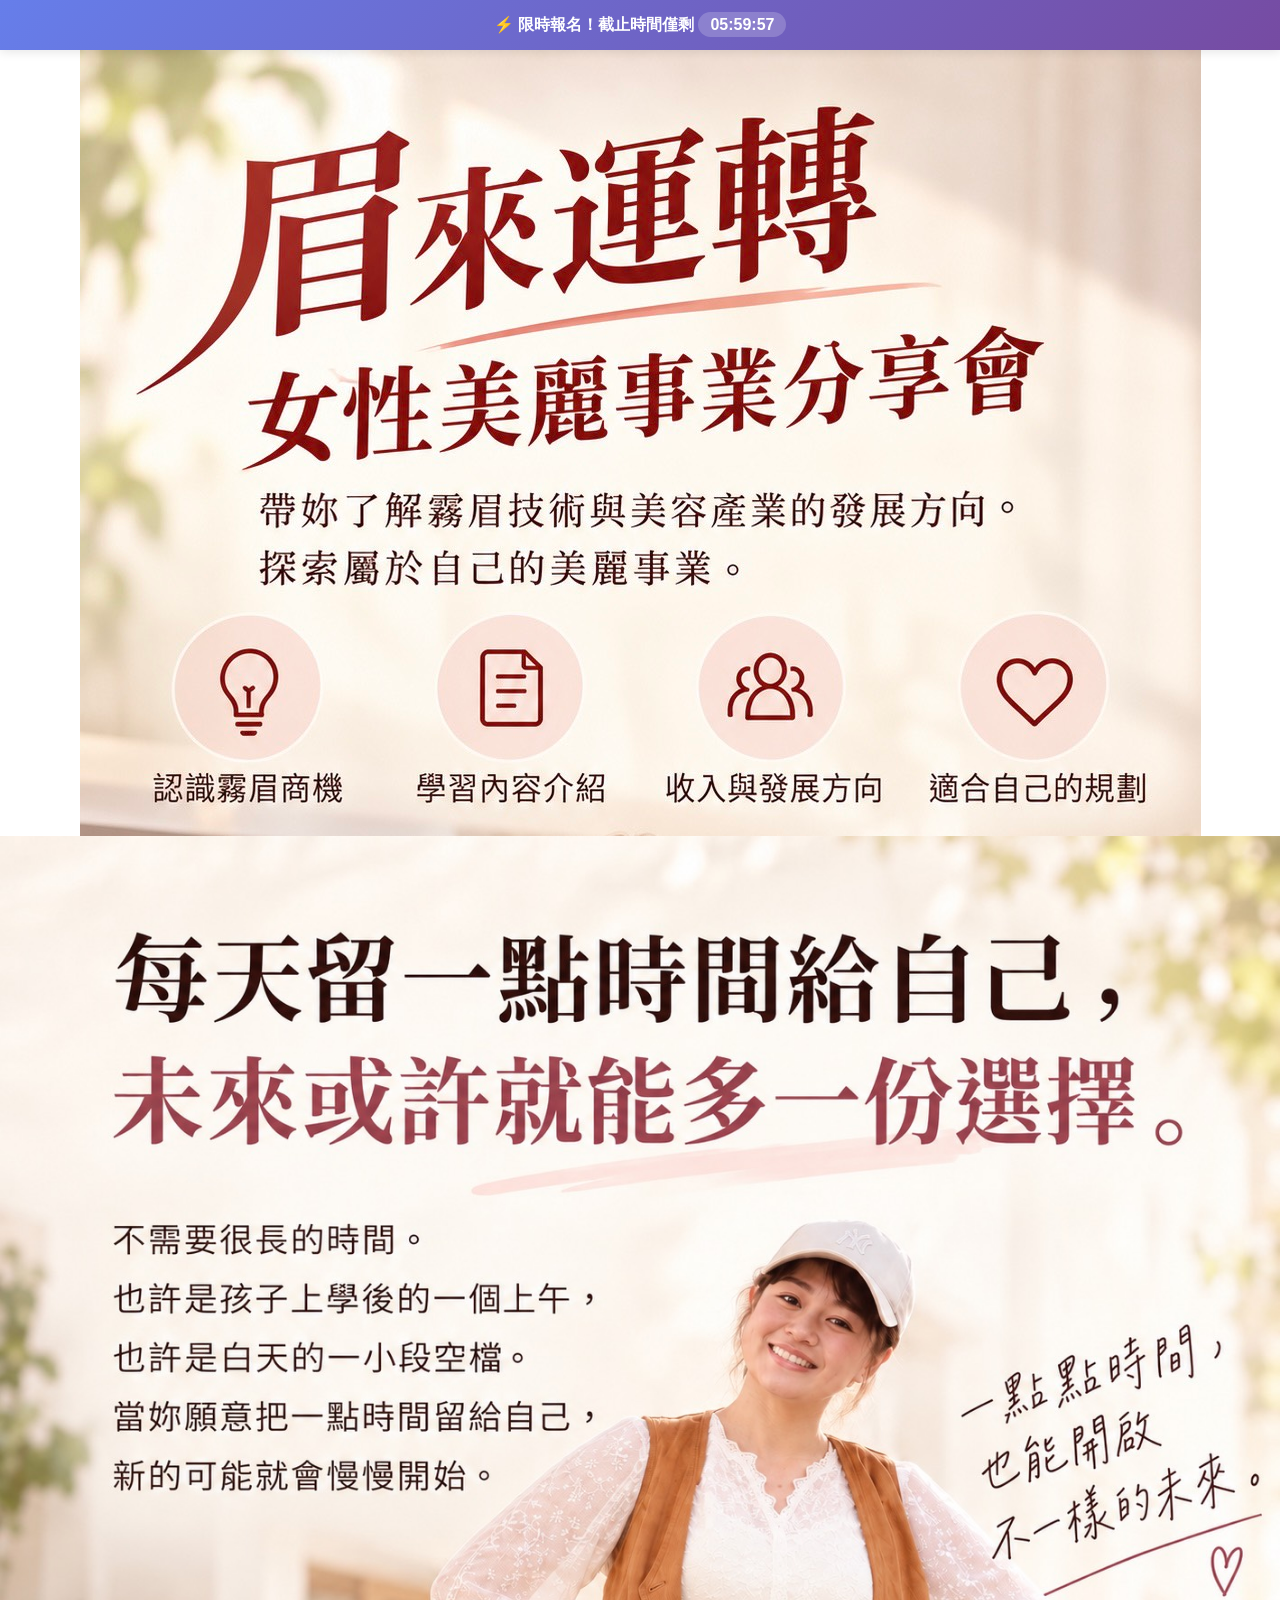
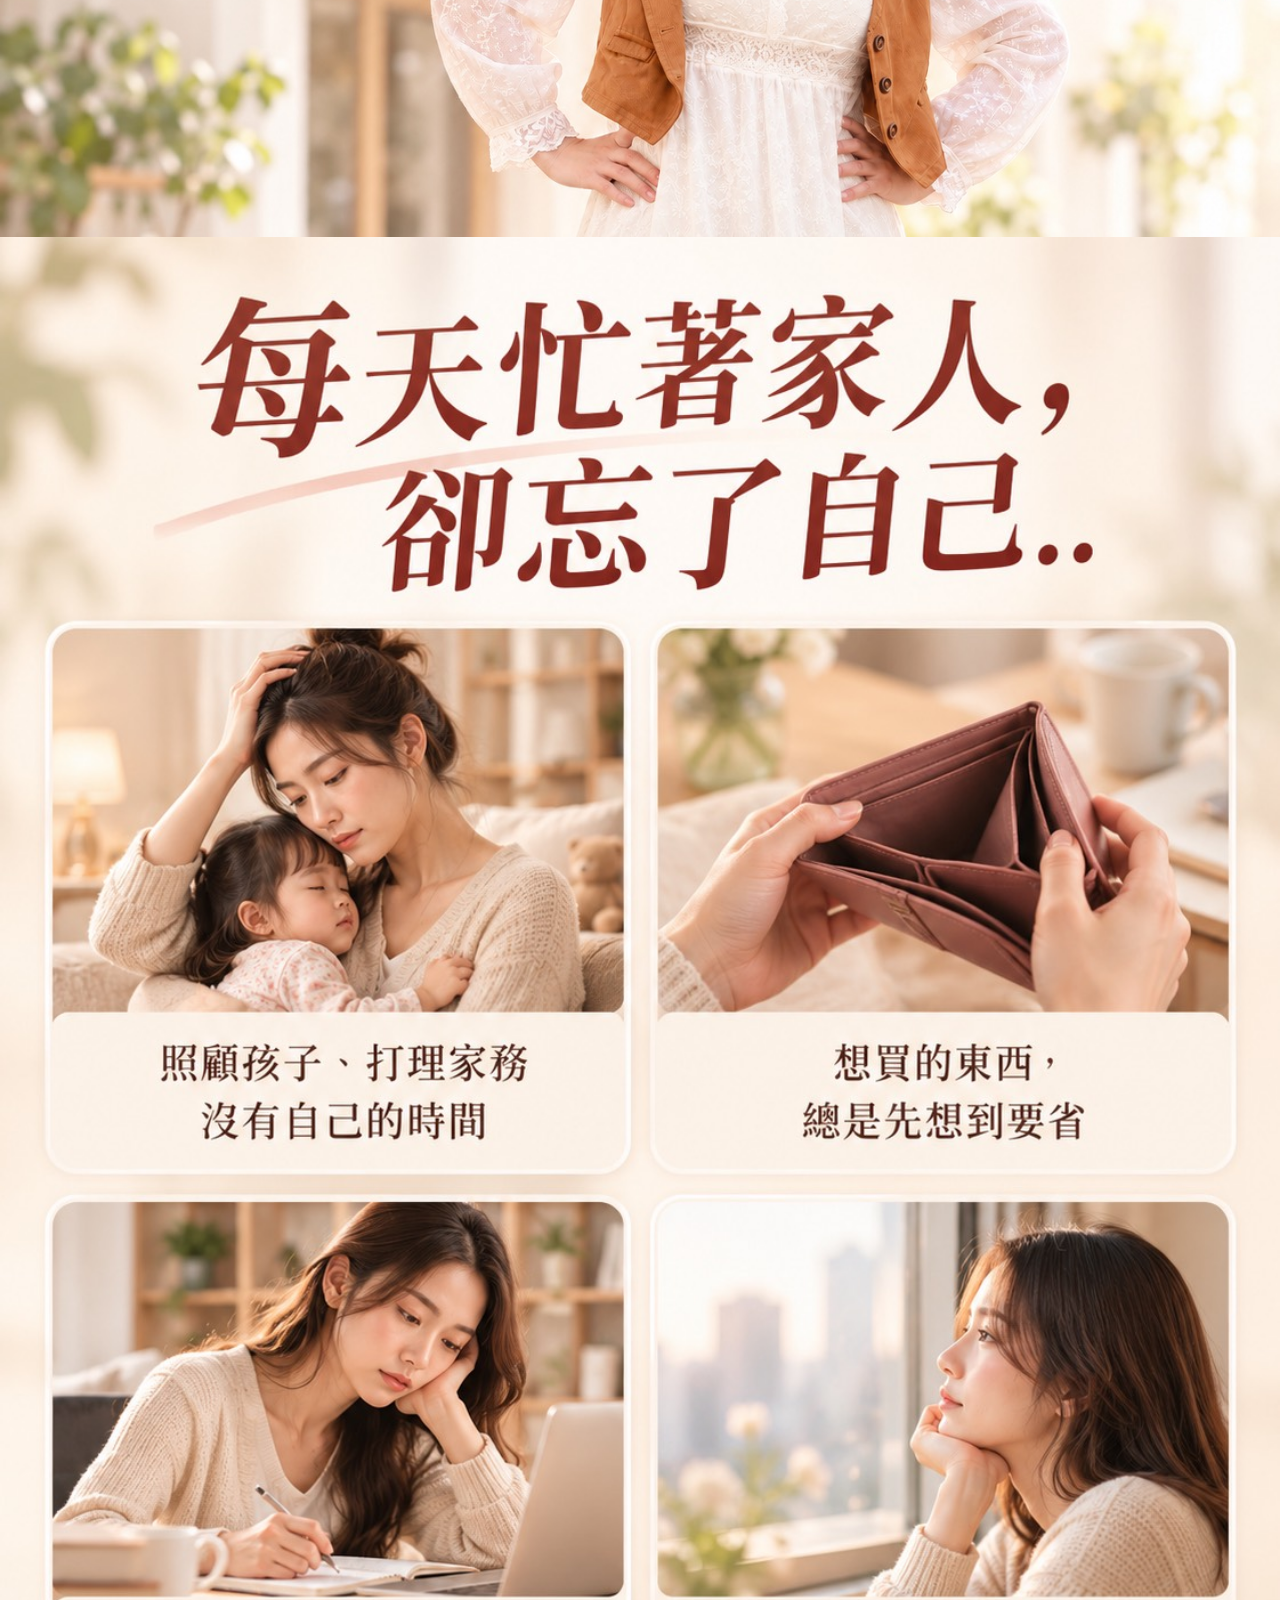
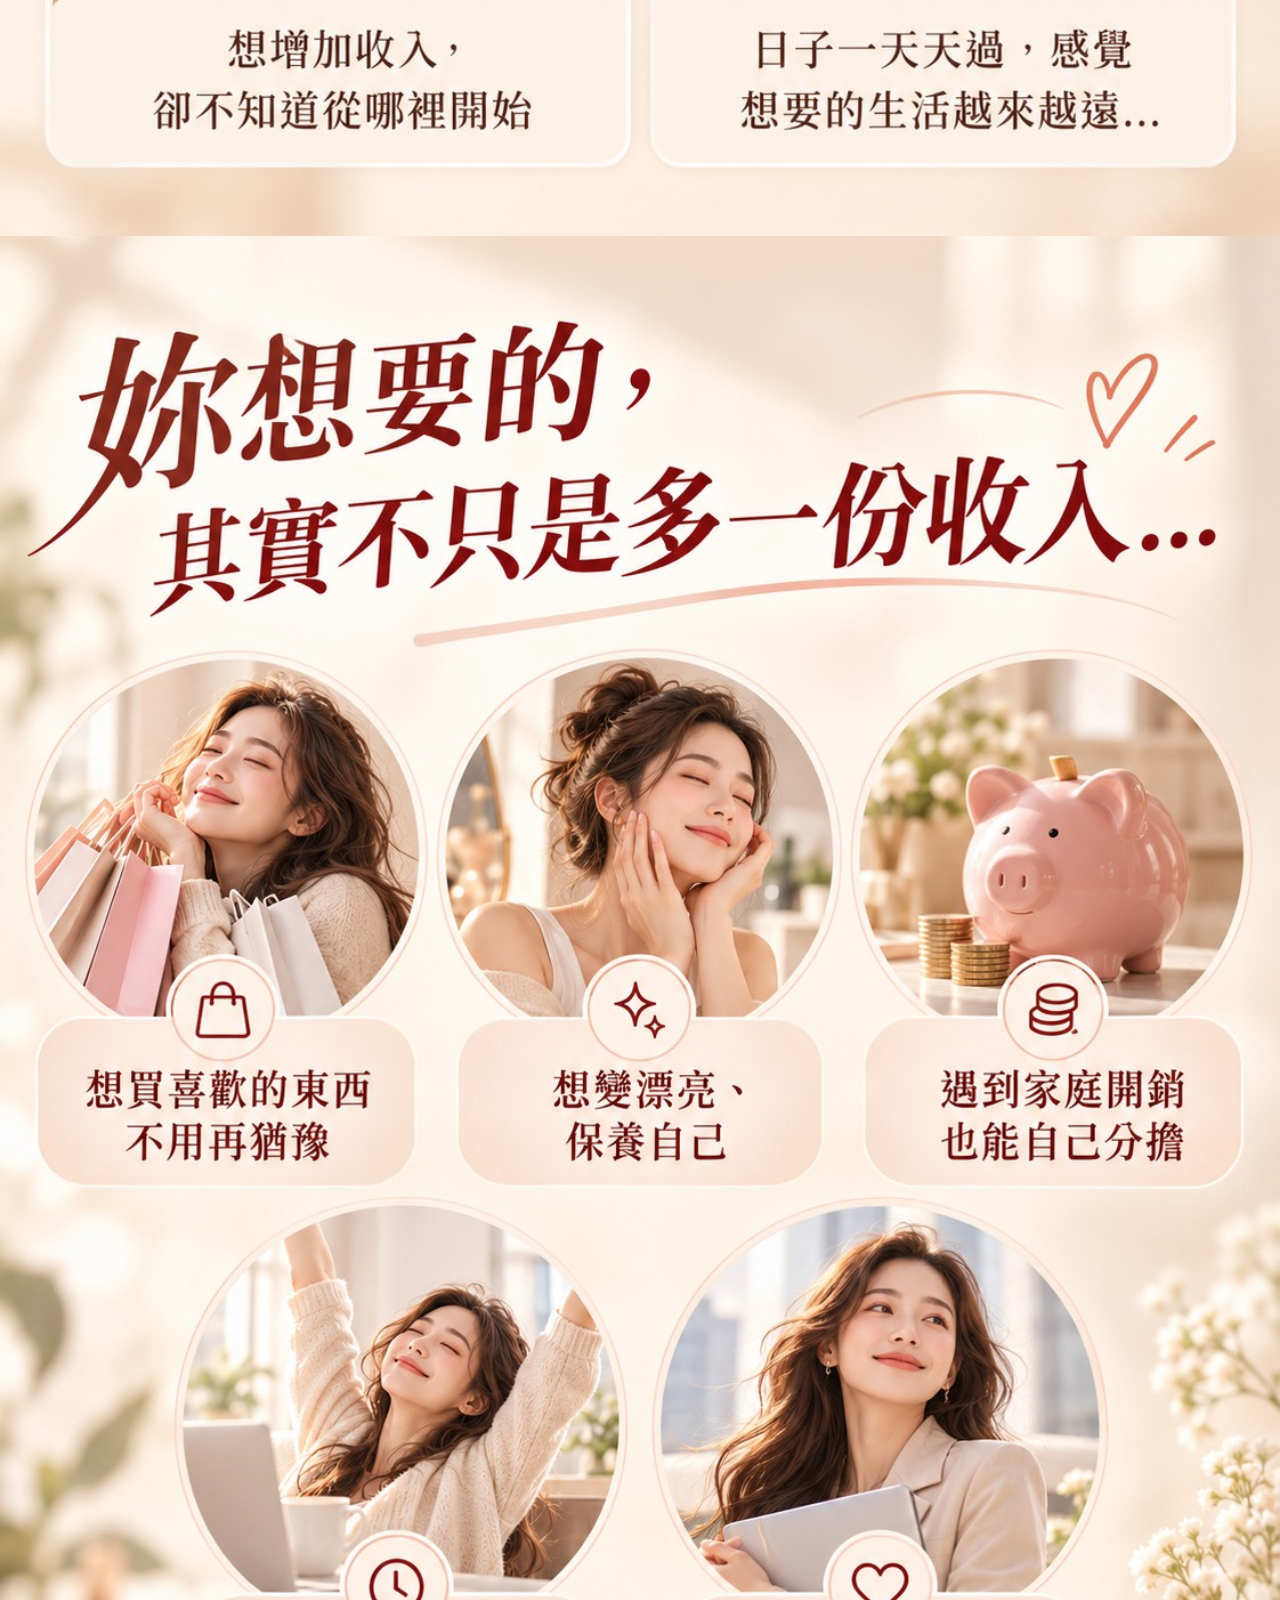
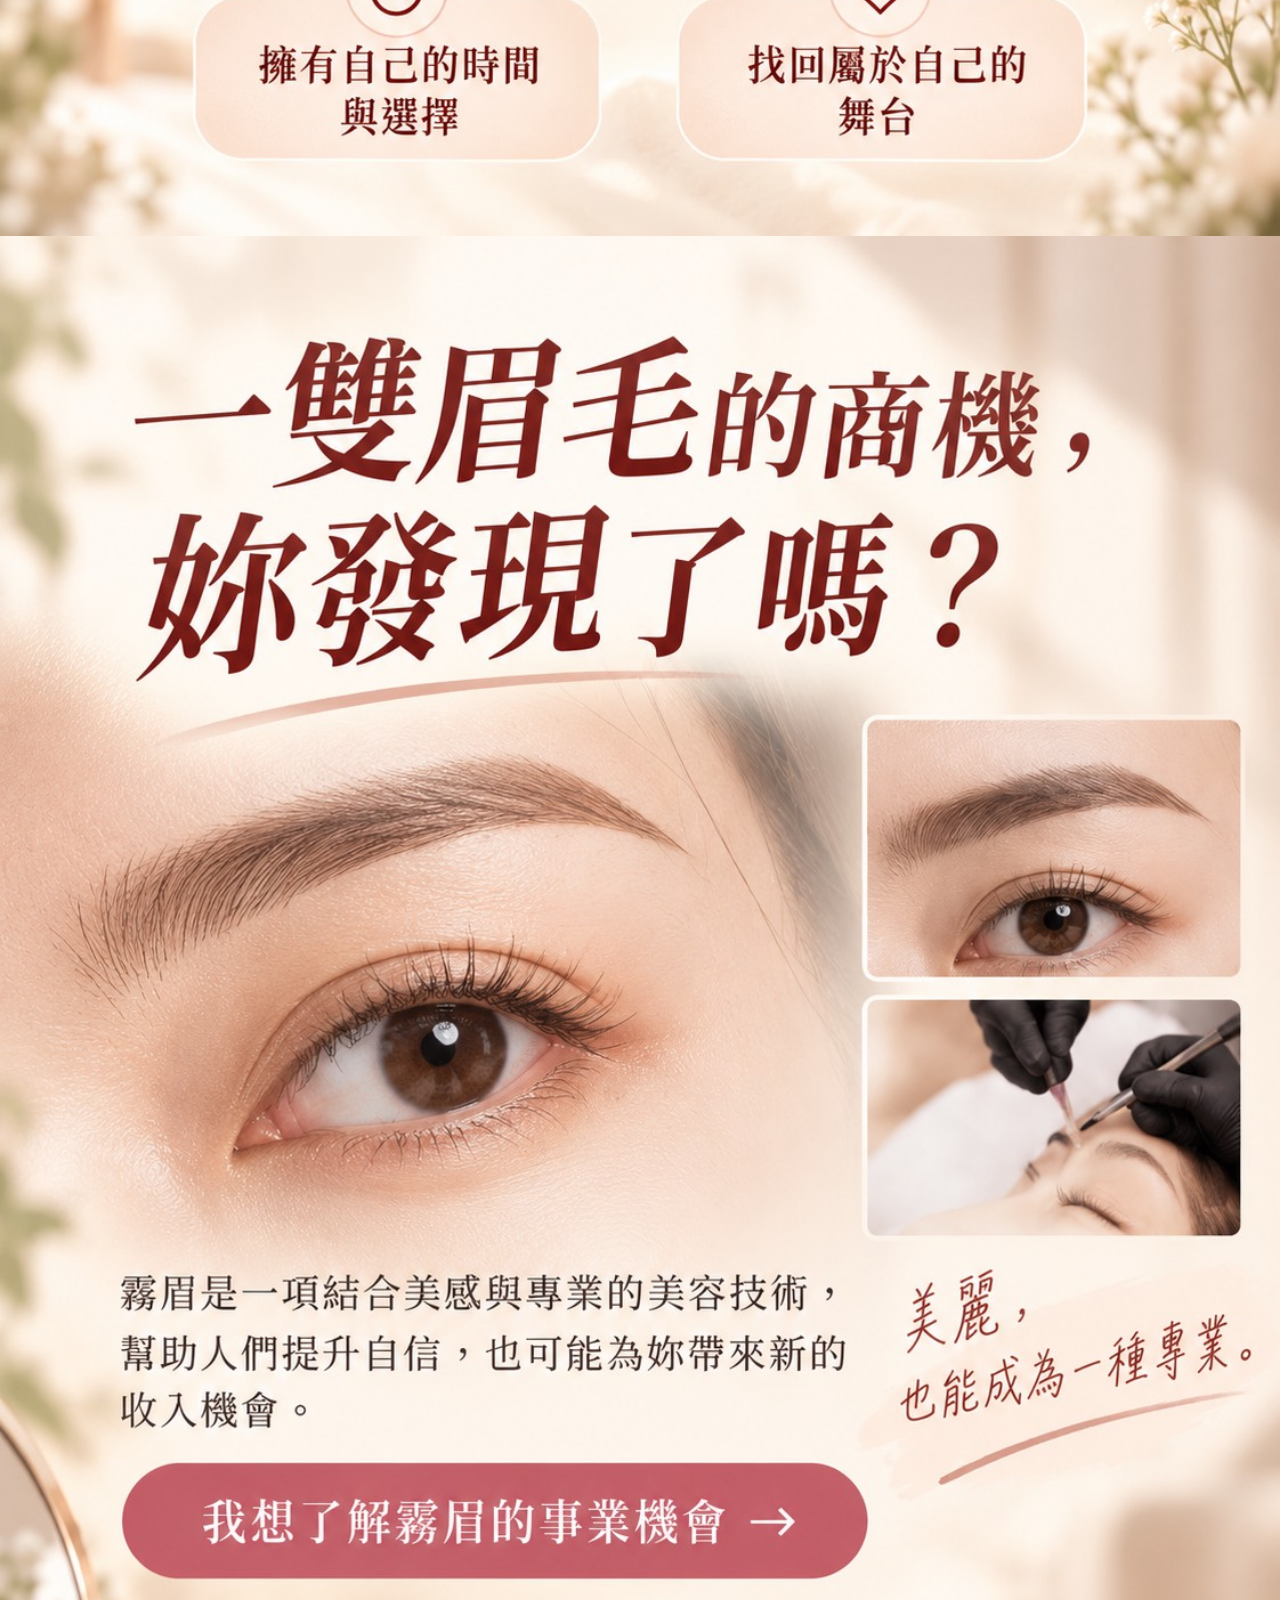
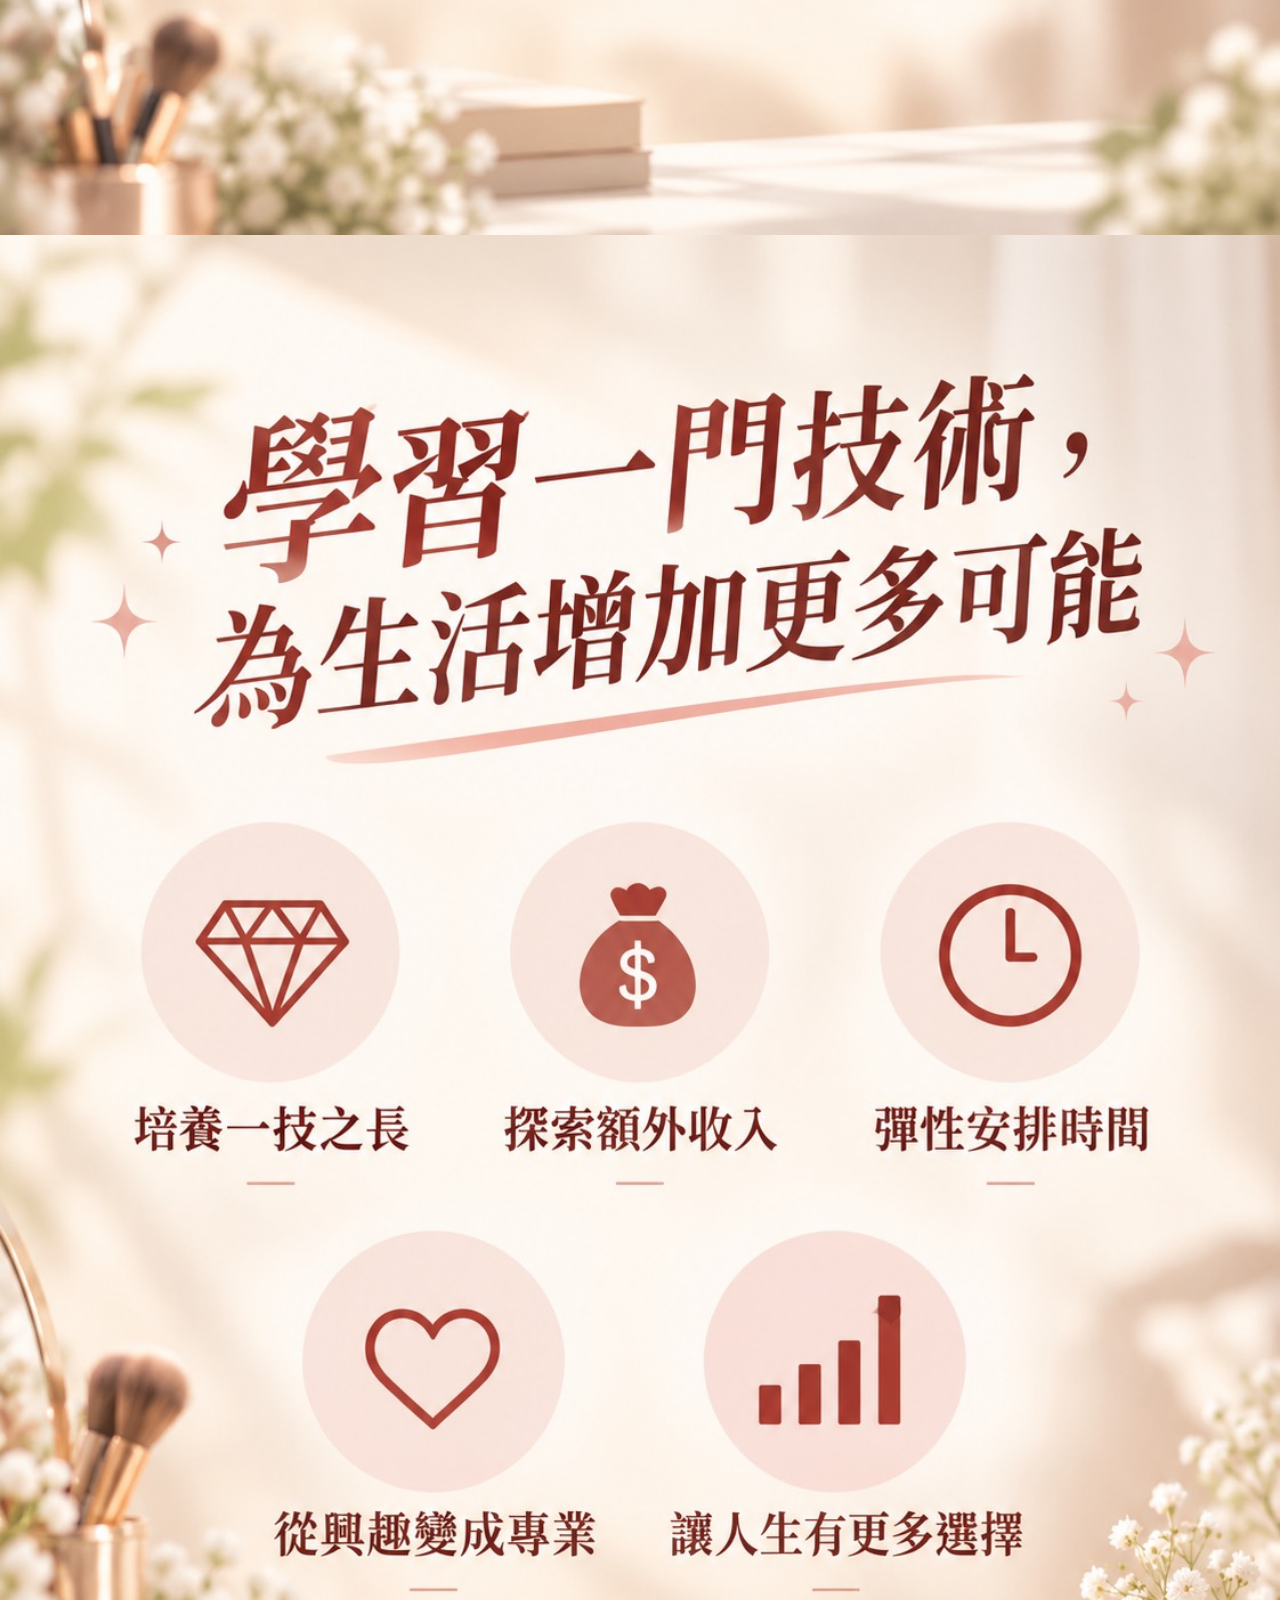
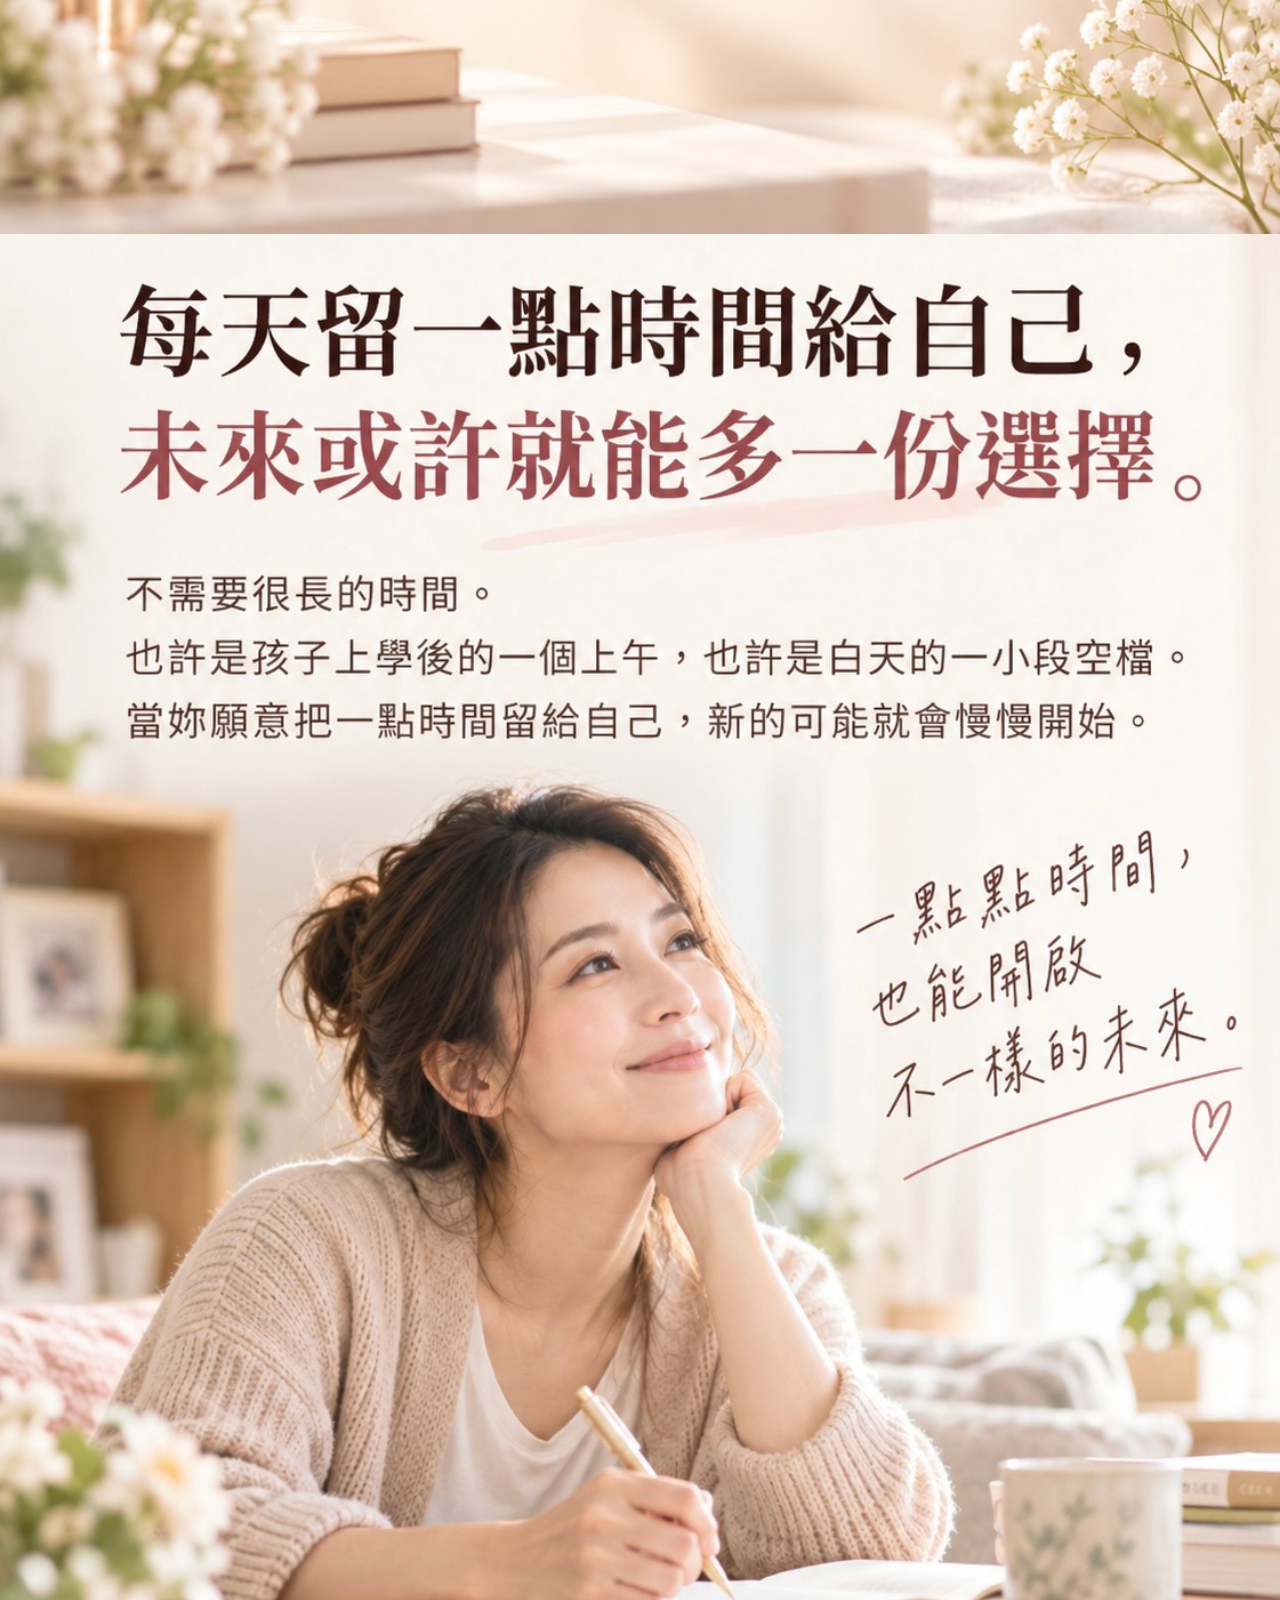
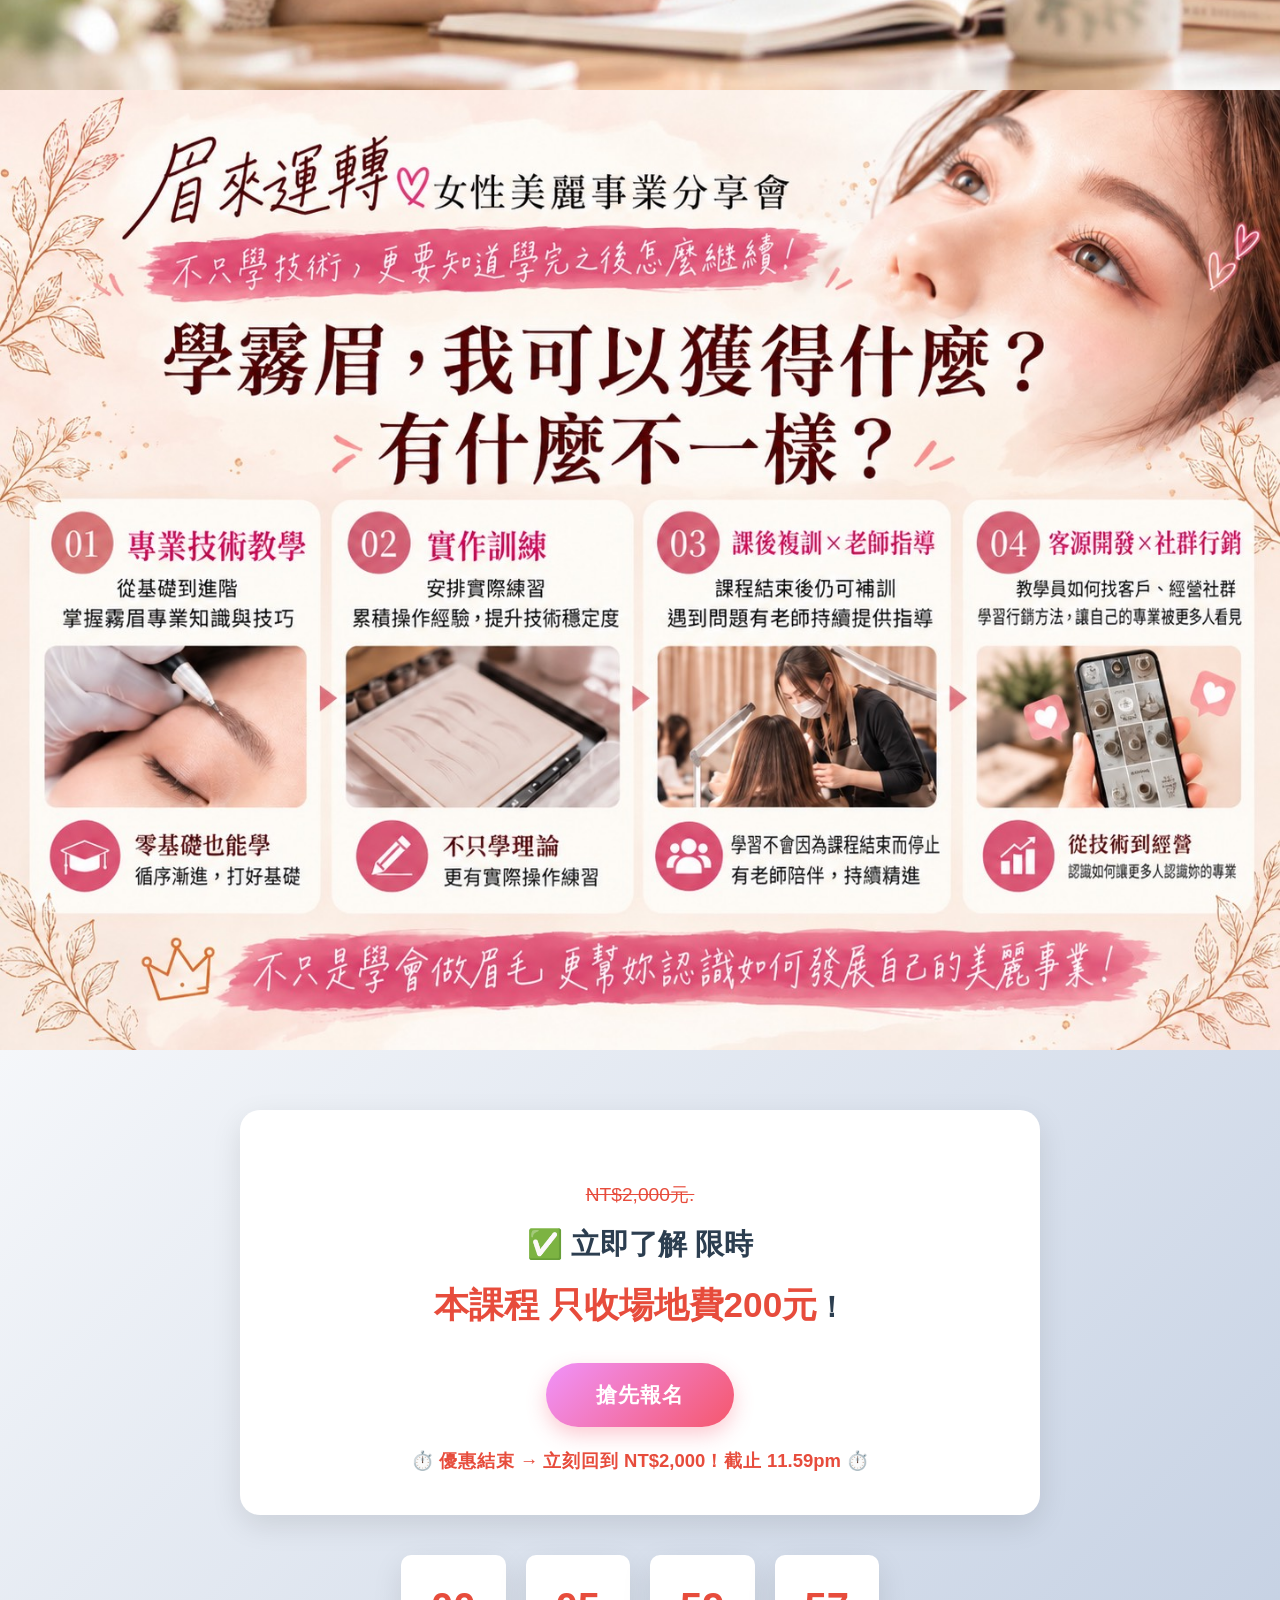
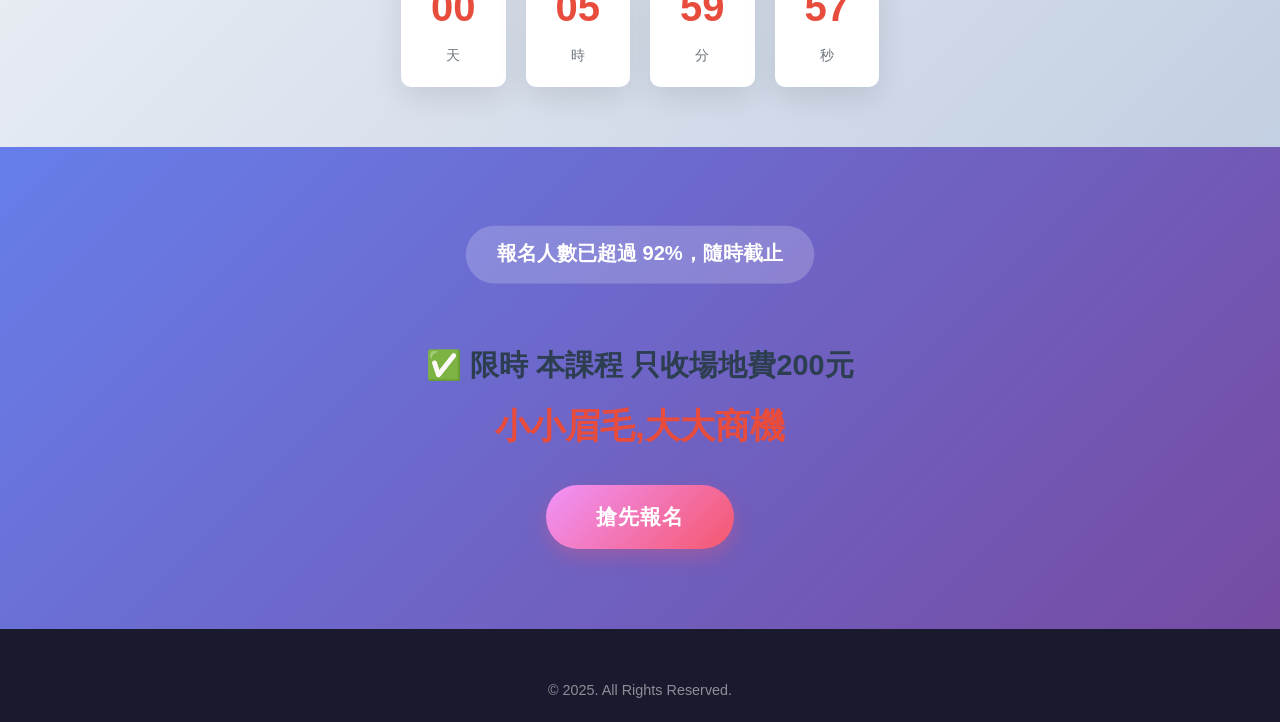
<file: index.html>
<!DOCTYPE html>
<html lang="zh-TW">
<head>
    <meta charset="UTF-8">
    <meta name="viewport" content="width=device-width, initial-scale=1.0">
    <title>小小眉毛,大大商機</title>
    
    <!-- Open Graph / 社交媒體分享預覽 - LINE專用優化 -->
    <meta property="og:type" content="website">
    <meta property="og:title" content="小小眉毛,大大商機">
    <meta property="og:description" content="小小眉毛,大大商機">
    <meta property="og:url" content="https://serene-paprenjak-ebb800.netlify.app/">
    <meta property="og:image" content="https://serene-paprenjak-ebb800.netlify.app/data/share-og.jpg?v=20261026">
    <meta property="og:image:secure_url" content="https://serene-paprenjak-ebb800.netlify.app/data/share-og.jpg?v=20261026">
    <meta property="og:image:type" content="image/jpeg">
    <meta property="og:image:width" content="1200">
    <meta property="og:image:height" content="630">
    <meta property="og:image:alt" content="小小眉毛,大大商機">
    
    <!-- LINE專用優化 -->
    <meta name="line:card" content="summary_large_image">
    <meta property="og:title" content="小小眉毛,大大商機">
    <meta property="og:description" content="小小眉毛,大大商機">
    <meta name="line:image" content="https://serene-paprenjak-ebb800.netlify.app/data/share-og.jpg?v=20261026">
    
    <!-- Twitter Card -->
    <meta name="twitter:card" content="summary_large_image">
    <meta property="og:title" content="小小眉毛,大大商機">
    <meta property="og:description" content="小小眉毛,大大商機">
    <meta name="twitter:image" content="https://serene-paprenjak-ebb800.netlify.app/data/share-og.jpg?v=20261026">
    
    <!-- Canonical URL -->
    <link rel="canonical" href="https://serene-paprenjak-ebb800.netlify.app/">
    
    <!-- Additional meta tags for better social media recognition -->
    <meta property="og:title" content="小小眉毛,大大商機">
    <meta property="og:description" content="小小眉毛,大大商機">
    
    <link rel="stylesheet" href="styles.css">
    
    <!-- 预加载关键资源 -->
    <link rel="preload" href="styles.css" as="style">
    <link rel="preload" href="script.js" as="script">
    
    <!-- DNS 预解析 -->
    <link rel="dns-prefetch" href="https://script.google.com">
    <link rel="dns-prefetch" href="https://cdn.sheetjs.com">
    
    <!-- SheetJS 用於生成 Excel -->
    <script src="https://cdn.sheetjs.com/xlsx-0.20.1/package/dist/xlsx.full.min.js" defer></script>
</head>
<body>
    <!-- 页面加载进度条 -->
    <div id="loading-bar"></div>
    
    <!-- 顶部优惠倒计时横幅 -->
    <div class="top-banner">
        <div class="container">
            <p><span data-i18n="countdown-banner-text">⚡ 限時報名！截止時間僅剩</span> <span id="countdown-banner">15:00:00</span></p>
        </div>
    </div>

    

    <!-- 顶部主视觉图 -->
    <div class="hero-image-section">
        <div class="hero-image-wrapper">
            <div class="hero-image-frame">
                <img src="data/top.jpg?v=20261023" alt="小小眉毛,大大商機" class="hero-top-image" loading="lazy" width="1100" height="1000">
            </div>
        </div>
    </div>
    <!--
    <div class="hero-image-section">
        <div class="hero-image-wrapper">
            <img src="data/top1.jpg?v=20261023" alt="小小眉毛,大大商機" class="hero-top-image" loading="lazy" width="1100" height="1000">
        </div>
    </div>
    -->
    <div class="hero-image-section">
        <div class="hero-image-wrapper">
            <img src="data/top1.jpg?v=20261023" alt="小小眉毛,大大商機" class="hero-top-image" loading="lazy" width="1100" height="1000">
        </div>
    </div>
    <div class="hero-image-section">
        <div class="hero-image-wrapper">
            <img src="data/top2.jpg?v=20261023" alt="小小眉毛,大大商機" class="hero-top-image" loading="lazy" width="1100" height="1000">
        </div>
    </div>
    <div class="hero-image-section">
        <div class="hero-image-wrapper">
            <img src="data/top3.jpg?v=20261023" alt="小小眉毛,大大商機" class="hero-top-image" loading="lazy" width="1100" height="1000">
        </div>
    </div>
    <div class="hero-image-section">
        <div class="hero-image-wrapper">
            <img src="data/top4.jpg?v=20261023" alt="小小眉毛,大大商機" class="hero-top-image" loading="lazy" width="1100" height="1000">
        </div>
    </div>
    <div class="hero-image-section">
        <div class="hero-image-wrapper">
            <img src="data/top5.jpg?v=20261023" alt="小小眉毛,大大商機" class="hero-top-image" loading="lazy" width="1100" height="1000">
        </div>
    </div>
    <div class="hero-image-section">
        <div class="hero-image-wrapper">
            <img src="data/top6.jpg?v=20261023" alt="小小眉毛,大大商機" class="hero-top-image" loading="lazy" width="1100" height="1000">
        </div>
    </div>
    <div class="hero-image-section">
        <div class="hero-image-wrapper">
            <img src="data/top7.jpg?v=20261023" alt="小小眉毛,大大商機" class="hero-top-image" loading="lazy" width="1100" height="1000">
        </div>
    </div>
    <!--
    <div class="hero-image-section"></div>
        <div class="hero-image-wrapper">
            <img src="data/top27.jpg?v=20261023" alt="小小眉毛,大大商機" class="hero-top-image" loading="lazy" width="1100" height="530">
        </div>
    </div>
    <div class="hero-image-section"></div>
        <div class="hero-image-wrapper">
            <img src="data/top28.jpg?v=20261023" alt="小小眉毛,大大商機" class="hero-top-image" loading="lazy" width="1100" height="530">
        </div>
    </div>
    <div class="hero-image-section"></div>
        <div class="hero-image-wrapper">
            <img src="data/top29.jpg?v=20261023" alt="小小眉毛,大大商機" class="hero-top-image" loading="lazy" width="1100" height="530">
        </div>
    </div>
    <div class="hero-image-section"></div>
        <div class="hero-image-wrapper">
            <img src="data/top30.jpg?v=20261023" alt="小小眉毛,大大商機" class="hero-top-image" loading="lazy" width="1100" height="530">
        </div>
    </div>
    <div class="hero-image-section"></div>
        <div class="hero-image-wrapper">
            <img src="data/top31.jpg?v=20261023" alt="小小眉毛,大大商機" class="hero-top-image" loading="lazy" width="1100" height="530">
        </div>
    </div>  
    <div class="hero-image-section"></div>
        <div class="hero-image-wrapper">
            <img src="data/top23.png?v=20261023" alt="小小眉毛,大大商機" class="hero-top-image" loading="lazy" width="1100" height="530">
        </div>
    </div>
    <div class="hero-image-section"></div>
        <div class="hero-image-wrapper">
            <img src="data/top24.png?v=20261023" alt="小小眉毛,大大商機" class="hero-top-image" loading="lazy" width="1100" height="530">
        </div>  
    </div>
    <div class="hero-image-section"></div>
        <div class="hero-image-wrapper">
            <img src="data/top25.png?v=20261023" alt="小小眉毛,大大商機" class="hero-top-image" loading="lazy" width="1100" height="530">
        </div>
    </div>
    <div class="hero-image-section"></div>
        <div class="hero-image-wrapper">
            <img src="data/top26.png?v=20261023" alt="小小眉毛,大大商機" class="hero-top-image" loading="lazy" width="1100" height="530">
        </div>
    </div>
    <div class="hero-image-section"></div>
        <div class="hero-image-wrapper">
            <img src="data/top27.png?v=20261023" alt="小小眉毛,大大商機" class="hero-top-image" loading="lazy" width="1100" height="530">
        </div>
    </div>                                              
    --> 
    <!-- 短影音重點內容 
    <section class="short-video-note">
        <div class="container">
            <div class="note-layout">
                <div class="note-content">
                    <h2>短影音有兩件事情不要做</h2>
                    <div class="note-item">
                        <p class="note-title">第一.「不要拼質量」</p>
                        <p>一樣是超市話題，全聯最高觀看是 100 多萬；CitySuper 最高就是 5 萬。</p>
                        <p>有些話題，天生是有流量上限的。你再怎麼努力，都很難打破這個上限。</p>
                    </div>
                    <div class="note-item">
                        <p class="note-title">第二.「不要講乾貨」</p>
                        <p>短影音的本質是娛樂場。大家什麼時候滑手機？枕上、廁上、馬上，全是想放鬆的時候。</p>
                        <p>手機就像一個夜市，觀眾就是逛夜市的人。</p>
                        <p>你在影片上面講乾貨、講專業，就像在夜市裡面賣高級法國料理一樣，沒流量不用怪別人。</p>
                        <p>不是你的東西不好，是場景不對。你的專業，永遠只能吸引同行。</p>
                        <p>我就問你，你辛苦拍片，是為了增加客戶，還是吸引同行？</p>
                    </div>
                    <div class="note-cta">
                        <p class="note-title">歡迎來聽我的 2 小時「小小眉毛,大大商機」體驗課</p>
                        <p>在體驗課，我還會分享：</p>
                        <p class="note-bullet">- 真實分析我的成功案例，讓你了解網路陌生開發操盤邏輯。</p>
                    </div>
                    <div class="note-action">
                        <button class="cta-button note-action-btn" onclick="openModal()">立即報名</button>
                    </div>
                </div>
            </div>
        </div>
    </section>

    <!-- Hero Section -->
    <section class="hero-section">
        <div class="container">
            <!--<div class="media-logos">
                <p>Windows | macOS | Android | iOS / iPadOS| Virtual | AWS | IBM | Google | Microsoft | Apple | Amazon | Facebook | Twitter | Instagram | LinkedIn | YouTube | TikTok | </p>
            </div>
            
            <h1 class="main-headline" data-i18n="main-headline">
                別再等機會，用AI創造機會！
            </h1>-->
            
            <div class="offer-box">      
                <div class="pricing">
                    <p class="original-price"><span data-i18n="original-price"></span><span class="strikethrough">NT$2,000元.</span></p>
                    <p class="current-price" data-i18n="current-price">✅ 立即了解 限時</p>
                    <p class="current-price"><span class="highlight" data-i18n="highlight">本課程 只收場地費200元</span>！</p>
                </div>
                
                <button class="cta-button pulse" data-i18n="cta-button">搶先報名</button>
                
                <p class="urgency-text" data-i18n="urgency-text">⏱️ 優惠結束 → 立刻回到 NT$2,000！截止 11.59pm ⏱️</p>
            </div>


            <!-- 倒计时器 -->
            <div class="countdown-timer">
                <div class="timer-item">
                    <span class="timer-value" id="days">00</span>
                    <span class="timer-label" data-i18n="timer-days">天</span>
                </div>
                <div class="timer-item">
                    <span class="timer-value" id="hours">00</span>
                    <span class="timer-label" data-i18n="timer-hours">時</span>
                </div>
                <div class="timer-item">
                    <span class="timer-value" id="minutes">00</span>
                    <span class="timer-label" data-i18n="timer-minutes">分</span>
                </div>
                <div class="timer-item">
                    <span class="timer-value" id="seconds">00</span>
                    <span class="timer-label" data-i18n="timer-seconds">秒</span>
                </div>
            </div>
        </div>
    </section>

    <!-- 视频演示区 
    <section class="video-section">
        <div class="container">
            <p class="video-instruction" data-i18n="video-instruction">🔊 確保你打開聲音，等待影片載入...</p>
            <div class="video-wrapper">
                <video id="mainVideo" width="100%" height="100%" controls controlsList="nodownload" autoplay muted loop playsinline style="border: none;">
                    <source src="data/IG6.mp4?v=20261023" type="video/mp4">
                    您的瀏覽器不支援影片播放。
                </video>
            </div>
            <img src="data/top2.png?v=20261023" alt="小小眉毛,大大商機" class="video-below-image" loading="lazy" width="1200" height="530">
        </div>
    </section>


   

     目标受众区 
    <section class="target-audience">
        <div class="container">
            <h2 class="section-title" data-i18n="target-audience-title">誰適合與需要？</h2>
            <div class="audience-grid">
                <div class="audience-card">
                    <h3 data-i18n="audience-1-title">做預約服務的你</h3>
                    <p data-i18n="audience-1-subtitle">顧問 / 諮詢師 / 美容 / 教育 / 交易導師</p>
                    <p data-i18n="audience-1-text">
                        🌍 在這個AI時代，你不需要等待別人給你機會。
                        現在，人人都能用AI打造個人品牌、開啟第二收入，
                        即使沒有技術、沒有團隊，也能靠AI+自媒體創造被動收入！</p>
                </div>
                <div class="audience-card">
                    <h3 data-i18n="audience-2-title">做招商加盟的你</h3>
                    <p data-i18n="audience-2-subtitle">保險團隊 / 微商 / 餐飲招商</p>
                    <p data-i18n="audience-2-text">🌍 我們幫助你建立一套完整的「AI × 自媒體創業系統」——
                        從AI工具應用、內容行銷、品牌打造，到獲利變現，
                        一步步帶你從0開始，找到你的人生新方向。</p>
                </div>
                <div class="audience-card">
                    <h3 data-i18n="audience-3-title">每天上班打卡的你</h3>
                       <p data-i18n="audience-3-subtitle">行政 / 會計 / 助理 / 客服 / 行銷 / 內勤業務 / 社群小編</p>
                    <p data-i18n="audience-3-text">🌍 無論你是媽媽、上班族、自由工作者、或剛起步的創業者，
                        只要你願意學習、願意改變，
                        這套系統就能讓你用AI放大你的能力，
                        讓世界看見你、聽見你、並願意為你的價值付費。</p>
                </div>
                <div class="audience-card">
                    <h3 data-i18n="audience-4-title">做網路新媒體的你</h3>
                    <p data-i18n="audience-4-subtitle">自由業者 / 網路服務 / 個人教練 / 課程銷售 / 網紅 / 自媒體</p>
                    <p data-i18n="audience-4-text">🌍 你不是沒能力，只是缺少一個能讓努力變現的系統，
                        才華一直都在，只需要一個方法，讓它變成收入。
                        你不是沒機會，只是還沒用對工具與方向。</p>
                </div>
            </div>
        </div>
    </section>

    <section class="short-video-note">
        <div class="container">
            <div class="note-layout">
                <div class="note-content">
                    <div class="note-item">
                        <p class="note-title">上變現課的同學，主要有</p>
                        <p>1. 中小企業主：電商、傳產、餐飲</p>
                        <p>2. 個人工作者：講師、專家、美業、身心靈</p>
                        <p>3. 業務人員：保險、理專、房仲、汽車、直銷</p> 
                        <p>共通點是都需要流量，才有業績。</p>
                        <p>以前找新客，可以下廣告；但廣告是競價機制，只會越來越貴，有發現嗎？</p>
                        <p>所以你一定要來小小眉毛,大大商機。</p>
                        <p>穩定高收入的實際操盤分享，等你來學。</p>
                    </div>
                    <div class="note-action">
                        <button class="cta-button note-action-btn" onclick="openModal()">立即報名</button>
                    </div>
                </div>
            </div>
        </div>
    </section>
-->
   
    <!-- 系统演示案例 
    <section class="demo-cases">
        <div class="container">
            <div class="cases-grid">
                <div class="case-card">
                    <img src="data/1.png?v=20261023" alt="諮詢師案例" style="width: 100%; border-radius: 8px; margin-bottom: 15px;" loading="lazy">
                    <h3>諮詢師</h3>
                    <p>發了2篇內容就有人預約諮詢課程</p>
                </div>
                <div class="case-card">
                    <img src="data/2.png?v=20261023" alt="保險&招商案例" style="width: 100%; border-radius: 8px; margin-bottom: 15px;" loading="lazy">
                    <h3>保險&招商</h3>
                    <p>說明會前一天滿席，不再靠廣告</p>
                </div>
                <div class="case-card">
                    <img src="data/3.png?v=20261023" alt="自由工作者案例" style="width: 100%; border-radius: 8px; margin-bottom: 15px;" loading="lazy">
                    <h3>自由工作者</h3>
                    <p>剛睡醒，手機跳出客戶詢問：有人要服務</p>
                </div>
                <div class="case-card">
                    <img src="data/4.png?v=20261023" alt="教育顧問案例" style="width: 100%; border-radius: 8px; margin-bottom: 15px;" loading="lazy">
                    <h3>教育顧問</h3>
                    <p>使用一周後，十幾個家長帶孩子來上體驗課</p>
                </div>
            </div>
        </div>
    </section>
    -->
    <!-- CTA中间区 -->
    <section class="mid-cta">
        <div class="container">
            <p class="urgency-badge" data-i18n="urgency-badge">報名人數已超過 92%，隨時截止</p>
            <div class="pricing">
                <p class="current-price" data-i18n="mid-cta-current">✅ 限時 本課程 只收場地費200元</p>
                <p class="current-price"><span class="highlight" data-i18n="highlight">小小眉毛,大大商機</span></p>
            </div>
            <button class="cta-button pulse" data-i18n="cta-button">搶先報名</button>
          
        </div>
    </section>

    <!-- 包含内容 
    <section class="whats-included">
        <div class="container">
            <h2 class="section-title">你將獲得什麼？</h2>
            <div class="included-grid">
                <div class="included-item">
                    <div class="item-number">1</div>
                    <h3>MIGRITY會員專區（客服協助）</h3>
                    <p>隨時登入系統、邊學邊做，不會可以詢問</p>
                </div>
                <div class="included-item">
                    <div class="item-number">2</div>
                    <h3>26堂實戰教學課程</h3>
                    <p>一步步從0打造你的「自動引流 → 自動預約」系統</p>
                </div>
                <div class="included-item">
                    <div class="item-number">3</div>
                    <h3>12大行業內容爆款範本</h3>
                    <p>一鍵生成吸引客戶上門的內容</p>
                </div>
                <div class="included-item">
                    <div class="item-number">4</div>
                    <h3>自動轉化系統：自動預約 & 報名</h3>
                    <p>無需寫程式碼，即可建立自動諮詢預約/招商報名系統</p>
                </div>
                <div class="included-item">
                    <div class="item-number">5</div>
                    <h3>Live課《一人公司賺錢機器》</h3>
                    <p>學會將流量變收入，打造真正「引流 + 成交」商業閉環</p>
                </div>
            </div>
        </div>
    </section>
--> 
    <!-- 订单摘要/定价 
    <section class="order-summary">
        <div class="container">
            <div class="order-box">
                <h2>訂單摘要</h2>
                <h3>AI自動引客系統+課程</h3>
                <p class="subtitle">直接給你範本 + 搭好系統</p>
                
                <div class="price-breakdown">
                    <div class="price-row">
                        <span>系統優惠即將結束，回到原價！</span>
                    </div>
                    <div class="price-display">
                        <span class="old-price">NT$6,927</span>
                        <span class="discount">-75%</span>
                        <span class="new-price">NT$1,727</span>
                    </div>
                    <div class="guarantee">
                        <p>✅ 7天學不會退包</p>
                    </div>
                </div>

                <div class="whats-included-summary">
                    <h4>內容包含：</h4>
                    <ul>
                        <li>✓ MIGRITY學習會員專區</li>
                        <li>✓ 26堂實戰教學課程</li>
                        <li>✓ 12大行業內容爆款範本</li>
                        <li>✓ 自動轉化系統：自動預約 & 報名</li>
                        <li>✓ Live課：4小時《一人公司賺錢機器》</li>
                    </ul>
                </div>

                <button class="cta-button large pulse">立即開始</button>
            </div>
        </div>
    </section>
--> 
    <!-- FAQ区域 -->
    
    

    <!-- Footer -->
    <footer class="footer">
        <div class="container">
            <p class="copyright" style="margin: 0;" data-i18n="copyright">© 2025. All Rights Reserved.</p>
        </div>
    </footer>

    <!-- 订单表单模态框 -->
    <div id="orderModal" class="modal">
        <div class="modal-content">
            <span class="close-modal">&times;</span>
            <div class="modal-header">
                <p class="modal-subtitle" data-i18n="modal-subtitle">填寫資料</p>
            </div>
            
            <div class="order-form-wrapper">
                <!-- 左侧：订单摘要 -->
                <!--<div class="order-summary-sidebar">
                    <h3>訂單摘要</h3>
                    <div class="product-info">
                        <h4>AI自動引客系統+課程</h4>
                        <p>直接給你範本 + 搭好系統</p>
                    </div>
                    
                    <div class="price-info">
                        <div class="price-row">
                            <span>原價</span>
                            <span class="old-price-text">NT$6,927</span>
                        </div>
                        <div class="price-row discount-row">
                            <span>限時優惠 (-75%)</span>
                            <span class="discount-text">-NT$5,200</span>
                        </div>
                        <hr>
                        <div class="price-row total-row">
                            <span>今日特價</span>
                            <span class="new-price-text">NT$1,727</span>
                        </div>
                    </div>
                    
                    <div class="included-items">
                        <h4>✓ 內容包含：</h4>
                        <ul>
                            <li>MIGRITY學習會員專區</li>
                            <li>26堂實戰教學課程</li>
                            <li>12大行業內容爆款範本</li>
                            <li>自動轉化系統：自動預約 & 報名</li>
                            <li>Live課：4小時《一人公司賺錢機器》</li>
                        </ul>
                    </div>
                    
                    <div class="guarantee-badge">
                        <span class="badge-icon">✅</span>
                        <span>7天學不會退包</span>
                    </div>
                </div>-->
                
                <!-- 右侧：表单 -->
                <div class="order-form-main">
                    <form id="orderForm" class="order-form" method="POST">
                        
                        <div class="form-section">
                            <h3 data-i18n="form-section-title">📋 您的資料</h3>
                            
                            <div class="form-group">
                                <label for="fullName"><span data-i18n="form-name">姓名(實名制)</span> <span class="required">*</span></label>
                                <input type="text" id="fullName" name="姓名" required data-i18n="form-name-placeholder" placeholder="請輸入您的全名">
                            </div>
                            
                            <div class="form-row">
                                <div class="form-group">
                                    <label for="email"><span data-i18n="form-email">電子郵件</span> <span class="required">*</span></label>
                                    <input type="email" id="email" name="電子郵件" required data-i18n="form-email-placeholder" placeholder="your@email.com">
                                </div>
                                
                                <div class="form-group">
                                    <label for="phone"><span data-i18n="form-phone">電話號碼</span> <span class="required"></span></label>
                                    <input type="tel" id="phone" name="電話號碼" data-i18n="form-phone-placeholder" placeholder="+886 912345678">
                                </div>
                            </div>
                            
                            <div class="form-group">
                                <span id="country-label" class="form-label-block"><span data-i18n="form-country">國家/地區</span> <span class="required">*</span></span>
                                <div id="countryOptions" class="picker-options" role="radiogroup" aria-labelledby="country-label"></div>
                            </div>
                            <!--
                            <div class="form-group">
                                <label for="industry"><span data-i18n="form-industry">您的行業</span> <span class="required">*</span></label>
                                <select id="industry" name="行業" required>
                                    <option value="" data-i18n="form-industry-placeholder">請選擇...</option>
                                    <option value="spiritual" data-i18n="form-industry-spiritual">身心靈導師</option>
                                    <option value="beauty" data-i18n="form-industry-beauty">美容 / 美髮</option>
                                    <option value="education" data-i18n="form-industry-education">教育 / 培訓</option>
                                    <option value="insurance" data-i18n="form-industry-insurance">保險 / 金融</option>
                                    <option value="realestate" data-i18n="form-industry-realestate">房地產</option>
                                    <option value="consultant" data-i18n="form-industry-consultant">諮詢顧問</option>
                                    <option value="freelancer" data-i18n="form-industry-freelancer">自由工作者</option>
                                    <option value="coach" data-i18n="form-industry-coach">個人教練</option>
                                    <option value="ecommerce" data-i18n="form-industry-ecommerce">電商 / 微商</option>
                                    <option value="other" data-i18n="form-industry-other">其他</option>
                                </select>
                            </div>
                            -->
                            <div class="form-group">
                                <span id="region-label" class="form-label-block"><span data-i18n="form-region">希望評估時間地點</span> <span class="required">*</span></span>
                                <div id="regionOptions" class="picker-options" role="radiogroup" aria-labelledby="region-label">
                                    <p class="region-options-loading">載入中...</p>
                                </div>
                                <small style="color: #999; font-size: 0.85rem; margin-top: 5px; display: block;" data-i18n="form-region-hint">
                                    💡 請點選一個時段（地點由系統自動更新）
                                </small>
                            </div>
                            
                            <div class="form-group">
                                <label for="lineId" data-i18n="form-line">LINE ID（選填，方便我們聯繫您）</label>
                                <input type="text" id="lineId" name="LINE_ID" data-i18n="form-line-placeholder" placeholder="請輸入您的 LINE ID">
                                <small style="color: #666; font-size: 0.85rem; margin-top: 5px; display: block;" data-i18n="form-line-hint">💡 提供 LINE ID 讓我們能更快速為您服務</small>
                            </div>
                            
                            <!--<div class="form-group">
                                <label for="whatsapp" data-i18n="form-whatsapp">WhatsApp 號碼（選填）</label>
                                <input type="tel" id="whatsapp" name="WhatsApp號碼" data-i18n="form-whatsapp-placeholder" placeholder="+886 912 345 678">
                                <small style="color: #666; font-size: 0.85rem; margin-top: 5px; display: block;" data-i18n="form-whatsapp-hint">💡 提供 WhatsApp 讓我們能透過多種方式聯繫您</small>
                            </div>-->
                        </div>
                        <!--
                        <div class="form-section">
                            <label class="checkbox-label">
                                <input type="checkbox" id="termsCheckbox" name="terms" required>
                                <span>我同意 <a href="#" target="_blank">服務條款</a> 和 <a href="#" target="_blank">隱私政策</a></span>
                            </label>
                            
                            <label class="checkbox-label">
                                <input type="checkbox" name="newsletter">
                                <span>訂閱最新優惠和行銷資訊</span>
                            </label>
                        </div> -->
                        
                        <!-- 提交按鈕 -->
                        <div class="form-buttons">
                            <button type="submit" id="submitBtn" class="submit-info-btn submit-info-btn--locked" disabled aria-disabled="true">
                                <span data-i18n="form-submit">📝 提交資料</span>
                            </button>
                            <p id="submitHint" class="submit-hint" role="status" aria-live="polite"></p>
                        </div>
                        
                        <div class="secure-notice">
                            <span>🔒</span>
                            <span data-i18n="form-secure">您的資料將安全受到保護</span>
                        </div>
                        <!--
                        <div class="view-data-link">
                            <a href="records.html" target="_blank">📊 查看已儲存的資料</a>
                        </div> -->
                    </form>
                </div>
            </div>
        </div>
    </div>

    <script src="script.js?v=20261026" defer></script>
</body>
</html>
</file>
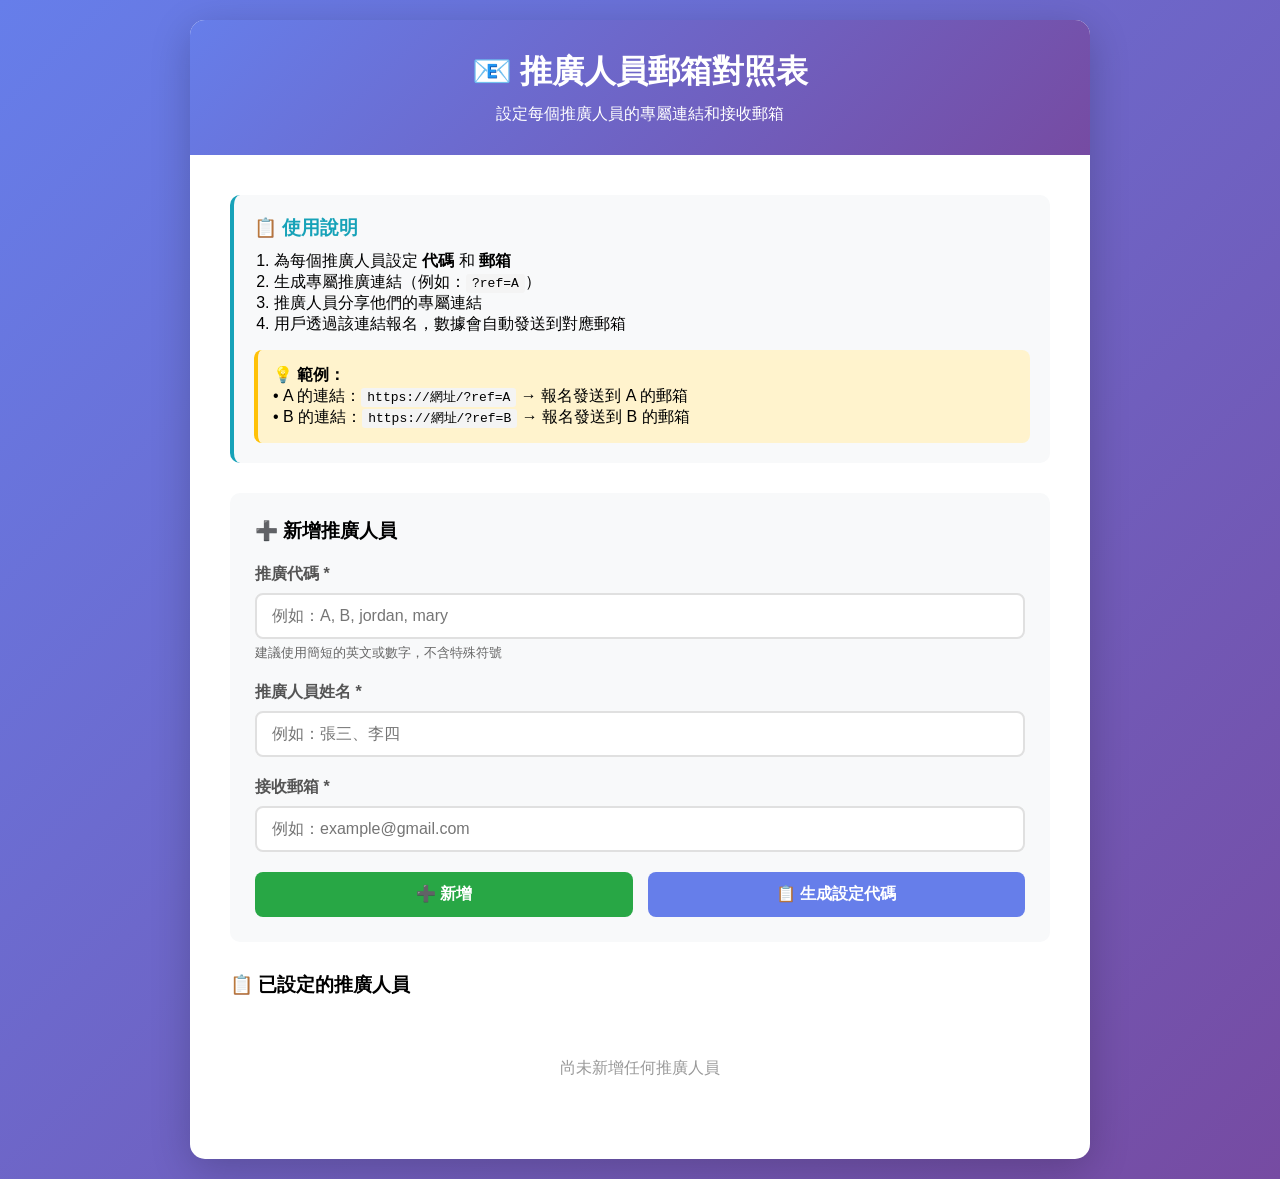
<file: email-mapping.html>
<!DOCTYPE html>
<html lang="zh-TW">
<head>
    <meta charset="UTF-8">
    <meta name="viewport" content="width=device-width, initial-scale=1.0">
    <title>推廣人員郵箱對照表 - AI自動引客系統</title>
    <style>
        * {
            margin: 0;
            padding: 0;
            box-sizing: border-box;
        }
        
        body {
            font-family: 'Microsoft JhengHei', Arial, sans-serif;
            background: linear-gradient(135deg, #667eea 0%, #764ba2 100%);
            min-height: 100vh;
            padding: 20px;
        }
        
        .container {
            max-width: 900px;
            margin: 0 auto;
            background: white;
            border-radius: 15px;
            box-shadow: 0 10px 40px rgba(0,0,0,0.2);
            overflow: hidden;
        }
        
        .header {
            background: linear-gradient(135deg, #667eea 0%, #764ba2 100%);
            color: white;
            padding: 30px;
            text-align: center;
        }
        
        .header h1 {
            font-size: 2rem;
            margin-bottom: 10px;
        }
        
        .content {
            padding: 40px;
        }
        
        .instructions {
            background: #f8f9fa;
            padding: 20px;
            border-radius: 10px;
            margin-bottom: 30px;
            border-left: 4px solid #17a2b8;
        }
        
        .instructions h3 {
            color: #17a2b8;
            margin-bottom: 10px;
        }
        
        .form-section {
            background: #f8f9fa;
            padding: 25px;
            border-radius: 10px;
            margin-bottom: 20px;
        }
        
        .form-group {
            margin-bottom: 20px;
        }
        
        .form-group label {
            display: block;
            font-weight: bold;
            color: #555;
            margin-bottom: 8px;
        }
        
        .form-group input {
            width: 100%;
            padding: 12px 15px;
            border: 2px solid #e0e0e0;
            border-radius: 8px;
            font-size: 1rem;
        }
        
        .form-group input:focus {
            outline: none;
            border-color: #667eea;
        }
        
        .btn-group {
            display: flex;
            gap: 15px;
            margin-top: 20px;
        }
        
        .btn {
            flex: 1;
            padding: 12px 20px;
            border: none;
            border-radius: 8px;
            font-weight: bold;
            cursor: pointer;
            font-size: 1rem;
        }
        
        .btn-primary {
            background: #667eea;
            color: white;
        }
        
        .btn-success {
            background: #28a745;
            color: white;
        }
        
        .btn-danger {
            background: #dc3545;
            color: white;
        }
        
        .mapping-list {
            margin-top: 30px;
        }
        
        .mapping-item {
            background: white;
            border: 2px solid #e0e0e0;
            padding: 20px;
            border-radius: 10px;
            margin-bottom: 15px;
            display: flex;
            justify-content: space-between;
            align-items: center;
        }
        
        .mapping-info {
            flex: 1;
        }
        
        .mapping-info h4 {
            color: #667eea;
            margin-bottom: 8px;
        }
        
        .mapping-info p {
            color: #666;
            margin: 5px 0;
        }
        
        .mapping-link {
            background: #e7f3ff;
            padding: 8px 12px;
            border-radius: 5px;
            font-family: monospace;
            font-size: 0.9rem;
            margin-top: 10px;
            display: inline-block;
        }
        
        .mapping-actions {
            display: flex;
            gap: 10px;
        }
        
        .btn-small {
            padding: 8px 15px;
            border: none;
            border-radius: 5px;
            cursor: pointer;
            font-size: 0.9rem;
        }
        
        .alert {
            padding: 15px 20px;
            border-radius: 8px;
            margin: 20px 0;
            display: none;
        }
        
        .alert-success {
            background: #d4edda;
            color: #155724;
            border: 1px solid #c3e6cb;
        }
        
        .alert-warning {
            background: #fff3cd;
            color: #856404;
            border: 1px solid #ffc107;
        }
        
        .copy-btn {
            background: #17a2b8;
            color: white;
            padding: 5px 10px;
            border: none;
            border-radius: 5px;
            cursor: pointer;
            font-size: 0.85rem;
            margin-left: 10px;
        }
        
        code {
            background: #f4f4f4;
            padding: 2px 6px;
            border-radius: 3px;
            font-family: monospace;
        }
    </style>
</head>
<body>
    <div class="container">
        <div class="header">
            <h1>📧 推廣人員郵箱對照表</h1>
            <p>設定每個推廣人員的專屬連結和接收郵箱</p>
        </div>
        
        <div class="content">
            <div class="instructions">
                <h3>📋 使用說明</h3>
                <ol style="margin-left: 20px;">
                    <li>為每個推廣人員設定 <strong>代碼</strong> 和 <strong>郵箱</strong></li>
                    <li>生成專屬推廣連結（例如：<code>?ref=A</code>）</li>
                    <li>推廣人員分享他們的專屬連結</li>
                    <li>用戶透過該連結報名，數據會自動發送到對應郵箱</li>
                </ol>
                <div style="background: #fff3cd; padding: 15px; border-radius: 8px; margin-top: 15px; border-left: 4px solid #ffc107;">
                    <strong>💡 範例：</strong><br>
                    • A 的連結：<code>https://網址/?ref=A</code> → 報名發送到 A 的郵箱<br>
                    • B 的連結：<code>https://網址/?ref=B</code> → 報名發送到 B 的郵箱
                </div>
            </div>
            
            <div class="alert alert-success" id="successAlert">
                ✅ 儲存成功！
            </div>
            
            <div class="form-section">
                <h3 style="margin-bottom: 20px;">➕ 新增推廣人員</h3>
                <div class="form-group">
                    <label for="refCode">推廣代碼 *</label>
                    <input type="text" id="refCode" placeholder="例如：A, B, jordan, mary" required>
                    <small style="color: #666; margin-top: 5px; display: block;">建議使用簡短的英文或數字，不含特殊符號</small>
                </div>
                
                <div class="form-group">
                    <label for="refName">推廣人員姓名 *</label>
                    <input type="text" id="refName" placeholder="例如：張三、李四" required>
                </div>
                
                <div class="form-group">
                    <label for="refEmail">接收郵箱 *</label>
                    <input type="email" id="refEmail" placeholder="例如：example@gmail.com" required>
                </div>
                
                <div class="btn-group">
                    <button class="btn btn-success" onclick="addMapping()">➕ 新增</button>
                    <button class="btn btn-primary" onclick="generateSetupCode()">📋 生成設定代碼</button>
                </div>
            </div>
            
            <div class="mapping-list">
                <h3 style="margin-bottom: 20px;">📋 已設定的推廣人員</h3>
                <div id="mappingContainer"></div>
                <div id="emptyState" style="text-align: center; padding: 40px; color: #999;">
                    尚未新增任何推廣人員
                </div>
            </div>
            
            <div class="alert alert-warning" id="setupCodeAlert" style="display: none; margin-top: 30px;">
                <h3>📋 設定代碼</h3>
                <p style="margin-bottom: 10px;">請將以下代碼添加到 <code>script.js</code> 的最前面：</p>
                <textarea id="setupCode" readonly style="width: 100%; height: 200px; font-family: monospace; padding: 15px; border: 2px solid #ffc107; border-radius: 8px; background: #fff; font-size: 13px;"></textarea>
                <button onclick="copySetupCode()" style="margin-top: 15px; padding: 12px 30px; background: #17a2b8; color: white; border: none; border-radius: 8px; cursor: pointer; font-weight: bold;">📋 複製代碼</button>
            </div>
        </div>
    </div>
    
    <script>
        const STORAGE_KEY = 'emailMappings';
        const BASE_URL = 'https://serene-paprenjak-ebb800.netlify.app/';
        
        // 載入對照表
        function loadMappings() {
            const saved = localStorage.getItem(STORAGE_KEY);
            return saved ? JSON.parse(saved) : [];
        }
        
        // 儲存對照表
        function saveMappings(mappings) {
            localStorage.setItem(STORAGE_KEY, JSON.stringify(mappings));
        }
        
        // 顯示對照表
        function displayMappings() {
            const mappings = loadMappings();
            const container = document.getElementById('mappingContainer');
            const emptyState = document.getElementById('emptyState');
            
            if (mappings.length === 0) {
                container.innerHTML = '';
                emptyState.style.display = 'block';
                return;
            }
            
            emptyState.style.display = 'none';
            container.innerHTML = mappings.map((mapping, index) => `
                <div class="mapping-item">
                    <div class="mapping-info">
                        <h4>👤 ${mapping.name}</h4>
                        <p>📧 郵箱：${mapping.email}</p>
                        <p>🔗 代碼：<strong>${mapping.code}</strong></p>
                        <div class="mapping-link">
                            ${BASE_URL}?ref=${mapping.code}
                            <button class="copy-btn" onclick="copyLink('${BASE_URL}?ref=${mapping.code}')">📋 複製連結</button>
                        </div>
                    </div>
                    <div class="mapping-actions">
                        <button class="btn-small btn-danger" onclick="deleteMapping(${index})">🗑️ 刪除</button>
                    </div>
                </div>
            `).join('');
        }
        
        // 新增推廣人員
        function addMapping() {
            const code = document.getElementById('refCode').value.trim();
            const name = document.getElementById('refName').value.trim();
            const email = document.getElementById('refEmail').value.trim();
            
            if (!code || !name || !email) {
                alert('請填寫所有必填欄位！');
                return;
            }
            
            // 驗證郵箱格式
            const emailRegex = /^[^\s@]+@[^\s@]+\.[^\s@]+$/;
            if (!emailRegex.test(email)) {
                alert('請輸入有效的郵箱地址！');
                return;
            }
            
            const mappings = loadMappings();
            
            // 檢查代碼是否已存在
            if (mappings.some(m => m.code === code)) {
                alert(`代碼 "${code}" 已存在，請使用其他代碼！`);
                return;
            }
            
            mappings.push({ code, name, email });
            saveMappings(mappings);
            
            // 清空表單
            document.getElementById('refCode').value = '';
            document.getElementById('refName').value = '';
            document.getElementById('refEmail').value = '';
            
            // 顯示成功訊息
            const alert = document.getElementById('successAlert');
            alert.style.display = 'block';
            setTimeout(() => {
                alert.style.display = 'none';
            }, 3000);
            
            displayMappings();
        }
        
        // 刪除推廣人員
        function deleteMapping(index) {
            if (!confirm('確定要刪除這個推廣人員嗎？')) {
                return;
            }
            
            const mappings = loadMappings();
            mappings.splice(index, 1);
            saveMappings(mappings);
            displayMappings();
        }
        
        // 複製連結
        function copyLink(link) {
            navigator.clipboard.writeText(link).then(() => {
                event.target.textContent = '✅ 已複製！';
                setTimeout(() => {
                    event.target.textContent = '📋 複製連結';
                }, 2000);
            });
        }
        
        // 生成設定代碼
        function generateSetupCode() {
            const mappings = loadMappings();
            
            if (mappings.length === 0) {
                alert('請先新增至少一個推廣人員！');
                return;
            }
            
            const mappingObj = mappings.reduce((obj, m) => {
                obj[m.code] = m.email;
                return obj;
            }, {});
            
            const code = `// ========================================
// 推廣人員郵箱對照表
// ========================================
const EMAIL_MAPPING = ${JSON.stringify(mappingObj, null, 4)};

// 預設郵箱（如果沒有 ref 參數）
const DEFAULT_EMAIL = 'jordantsai777@gmail.com';

// 從 URL 獲取推廣代碼
function getReferralCode() {
    const urlParams = new URLSearchParams(window.location.search);
    return urlParams.get('ref');
}

// 根據推廣代碼獲取對應郵箱
function getTargetEmail() {
    const refCode = getReferralCode();
    return EMAIL_MAPPING[refCode] || DEFAULT_EMAIL;
}

console.log('📧 推廣代碼:', getReferralCode() || '無');
console.log('📧 目標郵箱:', getTargetEmail());
`;
            
            document.getElementById('setupCode').value = code;
            document.getElementById('setupCodeAlert').style.display = 'block';
            document.getElementById('setupCodeAlert').scrollIntoView({ behavior: 'smooth', block: 'center' });
        }
        
        // 複製設定代碼
        function copySetupCode() {
            const codeArea = document.getElementById('setupCode');
            codeArea.select();
            document.execCommand('copy');
            
            event.target.textContent = '✅ 已複製！';
            event.target.style.background = '#28a745';
            
            setTimeout(() => {
                event.target.textContent = '📋 複製代碼';
                event.target.style.background = '#17a2b8';
            }, 2000);
        }
        
        // 頁面載入時顯示對照表
        window.addEventListener('DOMContentLoaded', displayMappings);
    </script>
</body>
</html>
</file>
<file: styles.css>
/* 全局样式重置 */
* {
    margin: 0;
    padding: 0;
    box-sizing: border-box;
}

:root {
    --primary-color: #ff6b35;
    --secondary-color: #f7931e;
    --success-color: #28a745;
    --dark-bg: #1a1a2e;
    --light-bg: #f8f9fa;
    --text-dark: #2c3e50;
    --text-light: #6c757d;
    --white: #ffffff;
    --gradient-primary: linear-gradient(135deg, #667eea 0%, #764ba2 100%);
    --gradient-warm: linear-gradient(135deg, #f093fb 0%, #f5576c 100%);
    --shadow: 0 10px 30px rgba(0, 0, 0, 0.1);
    --shadow-hover: 0 15px 40px rgba(0, 0, 0, 0.15);
}

body {
    font-family: -apple-system, BlinkMacSystemFont, "Segoe UI", "Microsoft JhengHei", "微軟正黑體", Roboto, "Helvetica Neue", Arial, sans-serif;
    line-height: 1.6;
    color: var(--text-dark);
    background-color: var(--white);
}

.container {
    max-width: 1200px;
    margin: 0 auto;
    padding: 0 20px;
}

/* 顶部主视觉图 */
.hero-image-section {
    width: 100%;
    background: var(--white);
    padding: 0;
    margin: 0;
}

.hero-image-wrapper {
    width: 100%;
    max-width: 100%;
    margin: 0 auto;
    display: flex;
    justify-content: center;
    align-items: center;
}

.hero-main-image {
    width: 100%;
    height: auto;
    display: block;
    object-fit: cover;
}

.hero-top-image {
    width: 100%;
    max-width: 100%;
    height: auto;
    display: block;
    object-fit: contain;
}

.hero-top-image.clickable-image {
    cursor: pointer;
}

/* 顶部横幅 */
.top-banner {
    background: var(--gradient-primary);
    color: var(--white);
    padding: 12px 0;
    text-align: center;
    font-weight: 600;
    position: sticky;
    top: 0;
    z-index: 1000;
    box-shadow: 0 2px 10px rgba(0, 0, 0, 0.1);
}

#countdown-banner {
    background: rgba(255, 255, 255, 0.2);
    padding: 4px 12px;
    border-radius: 20px;
    font-weight: 700;
}

/* Hero Section */
.hero-section {
    background: linear-gradient(135deg, #f5f7fa 0%, #c3cfe2 100%);
    padding: 60px 0;
    text-align: center;
}

.media-logos {
    margin-bottom: 30px;
    color: var(--text-light);
    font-size: 14px;
}

.main-headline {
    font-size: 2.5rem;
    font-weight: 800;
    color: var(--text-dark);
    margin-bottom: 40px;
    line-height: 1.2;
}

.offer-box {
    background: var(--white);
    border-radius: 20px;
    padding: 40px;
    max-width: 800px;
    margin: 0 auto;
    box-shadow: var(--shadow);
}

.features-list {
    list-style: none;
    text-align: left;
    margin-bottom: 30px;
}

.features-list li {
    padding: 12px 0;
    font-size: 1.1rem;
    border-bottom: 1px solid #eee;
}

.features-list li:last-child {
    border-bottom: none;
}

.pricing {
    margin: 30px 0;
}

.original-price {
    font-size: 1.2rem;
    color: var(--text-light);
}

.strikethrough {
    color: #e74c3c;
    text-decoration: line-through;
}

.current-price {
    font-size: 1.8rem;
    font-weight: 800;
    color: var(--text-dark);
    margin-top: 10px;
}

.highlight {
    color: #e74c3c;
    font-size: 2.2rem;
}

/* CTA按钮 */
.cta-button {
    background: var(--gradient-warm);
    color: var(--white);
    border: none;
    padding: 18px 50px;
    font-size: 1.3rem;
    font-weight: 700;
    border-radius: 50px;
    cursor: pointer;
    transition: all 0.3s ease;
    box-shadow: 0 8px 20px rgba(245, 87, 108, 0.3);
    text-transform: uppercase;
    letter-spacing: 1px;
}

.cta-button:hover {
    transform: translateY(-3px);
    box-shadow: 0 12px 30px rgba(245, 87, 108, 0.4);
}

.cta-button.large {
    padding: 22px 60px;
    font-size: 1.5rem;
    width: 100%;
}

.pulse {
    animation: pulse 2s infinite;
}

@keyframes pulse {
    0% {
        transform: scale(1);
    }
    50% {
        transform: scale(1.05);
    }
    100% {
        transform: scale(1);
    }
}

.urgency-text {
    margin-top: 20px;
    color: #e74c3c;
    font-weight: 600;
    font-size: 1.1rem;
}

/* 倒计时器 */
.countdown-timer {
    display: flex;
    justify-content: center;
    gap: 20px;
    margin-top: 40px;
}

.timer-item {
    background: var(--white);
    padding: 20px 30px;
    border-radius: 10px;
    box-shadow: var(--shadow);
    text-align: center;
}

.timer-value {
    display: block;
    font-size: 2.5rem;
    font-weight: 800;
    color: #e74c3c;
}

.timer-label {
    display: block;
    font-size: 0.9rem;
    color: var(--text-light);
    margin-top: 5px;
}

/* 视频区域 */
.video-section {
    padding: 80px 0;
    background: var(--white);
}

.video-instruction {
    text-align: center;
    font-size: 1.2rem;
    margin-bottom: 20px;
    color: var(--text-dark);
}

.video-wrapper {
    max-width: 800px; /* 横屏视频增加宽度 */
    margin: 0 auto;
    border-radius: 20px;
    overflow: hidden;
    box-shadow: var(--shadow);
    position: relative;
    padding-bottom: 56.25%; /* 16:9 横屏比例 */
    height: 0;
}

.video-wrapper video,
.video-wrapper iframe {
    position: absolute;
    top: 0;
    left: 0;
    width: 100%;
    height: 100%;
    display: block;
}

/* 视频覆盖层 */
.video-overlay {
    position: absolute;
    top: 0;
    left: 0;
    right: 0;
    bottom: 0;
    background: rgba(0, 0, 0, 0.6);
    display: flex;
    align-items: center;
    justify-content: center;
    z-index: 10;
    pointer-events: none;
    transition: opacity 0.3s ease;
}

.video-overlay.hidden {
    opacity: 0;
    pointer-events: none;
}

.video-overlay-text {
    font-size: 3rem;
    font-weight: 800;
    color: var(--white);
    text-shadow: 
        -2px -2px 0 #667eea,
        2px -2px 0 #667eea,
        -2px 2px 0 #667eea,
        2px 2px 0 #667eea,
        0 0 20px rgba(102, 126, 234, 0.8);
    letter-spacing: 3px;
    animation: textPulse 2s ease-in-out infinite;
}

@keyframes textPulse {
    0%, 100% {
        transform: scale(1);
        text-shadow: 
            -2px -2px 0 #667eea,
            2px -2px 0 #667eea,
            -2px 2px 0 #667eea,
            2px 2px 0 #667eea,
            0 0 20px rgba(102, 126, 234, 0.8);
    }
    50% {
        transform: scale(1.05);
        text-shadow: 
            -2px -2px 0 #764ba2,
            2px -2px 0 #764ba2,
            -2px 2px 0 #764ba2,
            2px 2px 0 #764ba2,
            0 0 30px rgba(118, 75, 162, 1);
    }
}

/* 目标受众 */
.target-audience {
    padding: 80px 0;
    background: var(--light-bg);
}

.section-title {
    font-size: 2.5rem;
    font-weight: 800;
    text-align: center;
    margin-bottom: 50px;
    color: var(--text-dark);
}

/* 黄色描边标题效果 */
.stroke-title {
    font-size: 3rem;
    font-weight: 900;
    color: #000;
    text-shadow: 
        -3px -3px 0 #FFD700,
        3px -3px 0 #FFD700,
        -3px 3px 0 #FFD700,
        3px 3px 0 #FFD700,
        -4px 0 0 #FFD700,
        4px 0 0 #FFD700,
        0 -4px 0 #FFD700,
        0 4px 0 #FFD700,
        5px 5px 10px rgba(0, 0, 0, 0.8);
    letter-spacing: 2px;
}

/* 特殊标题样式 - 白色带描边效果 */
.special-title {
    font-size: 3rem;
    font-weight: 900;
    color: #ffffff;
    text-shadow: 
        -3px -3px 0 #2c3e50,
        3px -3px 0 #2c3e50,
        -3px 3px 0 #2c3e50,
        3px 3px 0 #2c3e50,
        -3px 0 0 #2c3e50,
        3px 0 0 #2c3e50,
        0 -3px 0 #2c3e50,
        0 3px 0 #2c3e50,
        0 0 10px rgba(0, 0, 0, 0.3);
    letter-spacing: 2px;
}

.audience-grid {
    display: grid;
    grid-template-columns: repeat(auto-fit, minmax(250px, 1fr));
    gap: 30px;
}

.audience-card {
    background: var(--white);
    padding: 30px;
    border-radius: 15px;
    box-shadow: var(--shadow);
    transition: transform 0.3s ease;
}

.audience-card:hover {
    transform: translateY(-10px);
    box-shadow: var(--shadow-hover);
}

.audience-card h3 {
    font-size: 1.5rem;
    margin-bottom: 15px;
    color: var(--text-dark);
}

.audience-card p {
    color: var(--text-light);
}

/* 对比区域 */
.comparison-section {
    padding: 80px 0;
    background: var(--white);
}

.comparison-wrapper {
    display: grid;
    grid-template-columns: 1fr auto 1fr;
    gap: 30px;
    align-items: center;
    max-width: 1000px;
    margin: 0 auto;
}

.before-box,
.after-box {
    background: var(--light-bg);
    padding: 40px;
    border-radius: 15px;
    box-shadow: var(--shadow);
}

/* 对比区域内的图片样式 */
.comparison-image-wrapper {
    margin-bottom: 25px;
    border-radius: 12px;
    overflow: hidden;
    box-shadow: 0 5px 20px rgba(0, 0, 0, 0.15);
    transition: transform 0.3s ease, box-shadow 0.3s ease;
}

.comparison-image-wrapper:hover {
    transform: translateY(-3px);
    box-shadow: 0 8px 30px rgba(0, 0, 0, 0.2);
}

.comparison-image {
    width: 100%;
    height: auto;
    display: block;
    object-fit: cover;
}

.before-box h2 {
    color: #e74c3c;
    margin-bottom: 20px;
    font-size: 2rem;
}

.after-box {
    background: linear-gradient(135deg, #667eea 0%, #764ba2 100%);
    color: var(--white);
}

.after-box h2 {
    color: var(--white);
    margin-bottom: 20px;
    font-size: 2rem;
}

.before-box ul,
.after-box ul {
    list-style: none;
}

.before-box ul li,
.after-box ul li {
    padding: 12px 0;
    font-size: 1.05rem;
    line-height: 1.6;
}

.vs-divider {
    font-size: 2.5rem;
    font-weight: 800;
    color: var(--primary-color);
    background: var(--white);
    width: 80px;
    height: 80px;
    border-radius: 50%;
    display: flex;
    align-items: center;
    justify-content: center;
    box-shadow: var(--shadow);
}

/* 新日常 */
.new-daily-life {
    padding: 80px 0;
    background: linear-gradient(135deg, #f5f7fa 0%, #c3cfe2 100%);
}

.daily-scenarios {
    display: grid;
    grid-template-columns: repeat(auto-fit, minmax(300px, 1fr));
    gap: 30px;
    margin-bottom: 40px;
}

.scenario-item {
    background: var(--white);
    padding: 30px;
    border-radius: 15px;
    box-shadow: var(--shadow);
    text-align: center;
    transition: transform 0.3s ease;
}

.scenario-item:hover {
    transform: scale(1.05);
}

.scenario-icon {
    font-size: 3rem;
    margin-bottom: 15px;
}

.scenario-item p {
    font-size: 1.1rem;
    color: var(--text-dark);
}

.highlight-text {
    text-align: center;
    font-size: 1.8rem;
    font-weight: 700;
    color: var(--text-dark);
    margin-top: 30px;
}

/* 演示案例 */
.demo-cases {
    padding: 80px 0;
    background: var(--white);
}

.cases-grid {
    display: grid;
    grid-template-columns: repeat(auto-fit, minmax(250px, 1fr));
    gap: 30px;
}

.case-card {
    background: var(--light-bg);
    padding: 30px;
    border-radius: 15px;
    box-shadow: var(--shadow);
    border-left: 5px solid var(--primary-color);
    transition: all 0.3s ease;
}

.case-card:hover {
    transform: translateX(5px);
    border-left-color: var(--secondary-color);
}

.case-card h3 {
    font-size: 1.4rem;
    margin-bottom: 15px;
    color: var(--text-dark);
}

.case-card p {
    color: var(--text-light);
    font-size: 1.05rem;
}

/* 中间CTA */
.mid-cta {
    padding: 80px 0;
    background: var(--gradient-primary);
    color: var(--white);
    text-align: center;
}

.urgency-badge {
    background: rgba(255, 255, 255, 0.2);
    display: inline-block;
    padding: 12px 30px;
    border-radius: 50px;
    font-size: 1.2rem;
    font-weight: 600;
    margin-bottom: 30px;
}

.mid-cta .pricing {
    color: var(--white);
}

.package-info {
    margin-top: 20px;
    font-size: 1.1rem;
}

/* 学员评价 */
.testimonials {
    padding: 80px 0;
    background: var(--light-bg);
}

.subtitle {
    text-align: center;
    color: var(--text-light);
    margin-bottom: 50px;
}

.testimonials-grid {
    display: grid;
    grid-template-columns: repeat(auto-fit, minmax(300px, 1fr));
    gap: 30px;
}

.testimonial-card {
    background: var(--white);
    padding: 30px;
    border-radius: 15px;
    box-shadow: var(--shadow);
    transition: transform 0.3s ease;
}

.testimonial-card:hover {
    transform: translateY(-5px);
    box-shadow: var(--shadow-hover);
}

.testimonial-header {
    display: flex;
    gap: 15px;
    margin-bottom: 20px;
}

.avatar {
    width: 60px;
    height: 60px;
    border-radius: 50%;
    background: var(--gradient-primary);
    color: var(--white);
    display: flex;
    align-items: center;
    justify-content: center;
    font-size: 1.5rem;
    font-weight: 700;
}

.testimonial-info h4 {
    font-size: 1.2rem;
    margin-bottom: 5px;
}

.role {
    color: var(--text-light);
    font-size: 0.9rem;
}

.stars {
    color: #ffd700;
    font-size: 1rem;
    margin-top: 5px;
}

.testimonial-text {
    line-height: 1.8;
    color: var(--text-dark);
}

/* 包含内容 */
.whats-included {
    padding: 80px 0;
    background: var(--white);
}

.included-grid {
    display: grid;
    grid-template-columns: repeat(auto-fit, minmax(300px, 1fr));
    gap: 30px;
}

.included-item {
    background: var(--light-bg);
    padding: 30px;
    border-radius: 15px;
    box-shadow: var(--shadow);
    position: relative;
}

.item-number {
    position: absolute;
    top: -15px;
    left: 30px;
    width: 50px;
    height: 50px;
    background: var(--gradient-warm);
    color: var(--white);
    border-radius: 50%;
    display: flex;
    align-items: center;
    justify-content: center;
    font-size: 1.5rem;
    font-weight: 700;
    box-shadow: 0 5px 15px rgba(245, 87, 108, 0.3);
}

.included-item h3 {
    margin-top: 20px;
    margin-bottom: 15px;
    font-size: 1.3rem;
    color: var(--text-dark);
}

.included-item p {
    color: var(--text-light);
    line-height: 1.6;
}

/* 订单摘要 */
.order-summary {
    padding: 80px 0;
    background: linear-gradient(135deg, #667eea 0%, #764ba2 100%);
}

.order-box {
    background: var(--white);
    max-width: 600px;
    margin: 0 auto;
    padding: 50px;
    border-radius: 20px;
    box-shadow: 0 20px 60px rgba(0, 0, 0, 0.3);
    text-align: center;
}

.order-box h2 {
    font-size: 2rem;
    margin-bottom: 20px;
}

.order-box h3 {
    font-size: 1.5rem;
    margin-bottom: 10px;
    color: var(--text-dark);
}

.price-breakdown {
    margin: 30px 0;
}

.price-display {
    display: flex;
    align-items: center;
    justify-content: center;
    gap: 15px;
    margin: 20px 0;
}

.old-price {
    font-size: 1.5rem;
    text-decoration: line-through;
    color: var(--text-light);
}

.discount {
    background: #e74c3c;
    color: var(--white);
    padding: 5px 15px;
    border-radius: 20px;
    font-weight: 700;
}

.new-price {
    font-size: 2.5rem;
    font-weight: 800;
    color: #e74c3c;
}

.guarantee {
    margin: 20px 0;
    padding: 15px;
    background: #d4edda;
    border-radius: 10px;
}

.guarantee p {
    color: var(--success-color);
    font-weight: 600;
    font-size: 1.1rem;
}

.whats-included-summary {
    text-align: left;
    margin: 30px 0;
    padding: 20px;
    background: var(--light-bg);
    border-radius: 10px;
}

.whats-included-summary h4 {
    margin-bottom: 15px;
    font-size: 1.2rem;
}

.whats-included-summary ul {
    list-style: none;
}

.whats-included-summary li {
    padding: 8px 0;
    color: var(--text-dark);
}

/* FAQ */
.faq-section {
    padding: 80px 0;
    background: var(--light-bg);
}

.faq-list {
    max-width: 800px;
    margin: 0 auto;
}

.faq-item {
    background: var(--white);
    margin-bottom: 15px;
    border-radius: 10px;
    overflow: hidden;
    box-shadow: var(--shadow);
}

.faq-question {
    padding: 25px;
    cursor: pointer;
    display: flex;
    justify-content: space-between;
    align-items: center;
    font-weight: 600;
    font-size: 1.1rem;
    transition: background 0.3s ease;
}

.faq-question:hover {
    background: var(--light-bg);
}

.faq-icon {
    font-size: 1.5rem;
    color: var(--primary-color);
    transition: transform 0.3s ease;
}

.faq-item.active .faq-icon {
    transform: rotate(45deg);
}

.faq-answer {
    max-height: 0;
    overflow: hidden;
    transition: max-height 0.3s ease;
}

.faq-item.active .faq-answer {
    max-height: 200px;
}

.faq-answer p {
    padding: 0 25px 25px 25px;
    color: var(--text-light);
    line-height: 1.8;
}

/* Footer */
.footer {
    background: var(--dark-bg);
    color: var(--white);
    padding: 50px 0 20px;
    text-align: center;
}

.footer-content {
    margin-bottom: 30px;
}

.footer-content h4 {
    font-size: 1.3rem;
    margin-bottom: 15px;
}

.footer-content p {
    color: rgba(255, 255, 255, 0.7);
    line-height: 1.8;
}

.footer-content a {
    color: var(--secondary-color);
    text-decoration: none;
}

.footer-links {
    margin: 20px 0;
}

.footer-links a {
    color: var(--white);
    text-decoration: none;
    margin: 0 10px;
}

.footer-links a:hover {
    color: var(--secondary-color);
}

.copyright {
    color: rgba(255, 255, 255, 0.5);
    margin-top: 20px;
    font-size: 0.9rem;
}

/* ============================================
   模态框样式
   ============================================ */

.modal {
    display: none;
    position: fixed;
    z-index: 9999;
    left: 0;
    top: 0;
    width: 100%;
    height: 100%;
    overflow: auto;
    background-color: rgba(0, 0, 0, 0.7);
    /* LINE 內建瀏覽器：backdrop-filter 可能導致下拉選單無法點選 */
    backdrop-filter: none;
    -webkit-backdrop-filter: none;
    animation: fadeIn 0.3s ease;
}

/* LINE / iOS：展開 select 時避免父層 overflow 裁切原生選單 */
.modal.select-active {
    overflow: visible;
}

.modal.select-active .modal-content {
    overflow: visible;
}

@keyframes fadeIn {
    from {
        opacity: 0;
    }
    to {
        opacity: 1;
    }
}

.modal.show {
    display: flex;
    align-items: center;
    justify-content: center;
    padding: 20px;
}

.modal-content {
    background: var(--white);
    border-radius: 20px;
    max-width: 1100px;
    width: 100%;
    max-height: 90vh;
    overflow-y: auto;
    position: relative;
    box-shadow: 0 25px 60px rgba(0, 0, 0, 0.3);
    animation: slideUp 0.4s ease;
}

@keyframes slideUp {
    from {
        transform: translateY(50px);
        opacity: 0;
    }
    to {
        transform: translateY(0);
        opacity: 1;
    }
}

.close-modal {
    position: absolute;
    right: 20px;
    top: 20px;
    font-size: 35px;
    font-weight: 300;
    color: var(--text-light);
    cursor: pointer;
    z-index: 10;
    width: 40px;
    height: 40px;
    display: flex;
    align-items: center;
    justify-content: center;
    border-radius: 50%;
    transition: all 0.3s ease;
}

.close-modal:hover {
    background: var(--light-bg);
    color: var(--text-dark);
    transform: rotate(90deg);
}

.modal-header {
    text-align: center;
    padding: 40px 40px 30px;
    background: linear-gradient(135deg, #667eea 0%, #764ba2 100%);
    color: var(--white);
    border-radius: 20px 20px 0 0;
}

.modal-header h2 {
    font-size: 2rem;
    margin-bottom: 10px;
}

.modal-subtitle {
    font-size: 1.1rem;
    opacity: 0.95;
}

/* 表单包装器 */
.order-form-wrapper {
    display: flex;
    justify-content: center;
    gap: 0;
}

/* 左侧订单摘要 */
.order-summary-sidebar {
    background: var(--light-bg);
    padding: 40px 30px;
    border-radius: 0 0 0 20px;
}

.order-summary-sidebar h3 {
    font-size: 1.5rem;
    margin-bottom: 20px;
    color: var(--text-dark);
}

.product-info {
    background: var(--white);
    padding: 20px;
    border-radius: 10px;
    margin-bottom: 20px;
}

.product-info h4 {
    font-size: 1.1rem;
    margin-bottom: 8px;
    color: var(--text-dark);
}

.product-info p {
    font-size: 0.9rem;
    color: var(--text-light);
}

.price-info {
    background: var(--white);
    padding: 20px;
    border-radius: 10px;
    margin-bottom: 20px;
}

.price-row {
    display: flex;
    justify-content: space-between;
    margin-bottom: 12px;
    font-size: 0.95rem;
}

.old-price-text {
    text-decoration: line-through;
    color: var(--text-light);
}

.discount-row {
    color: var(--success-color);
    font-weight: 600;
}

.discount-text {
    color: var(--success-color);
}

.price-info hr {
    border: none;
    border-top: 2px solid var(--light-bg);
    margin: 15px 0;
}

.total-row {
    font-size: 1.2rem;
    font-weight: 800;
    color: var(--text-dark);
}

.new-price-text {
    color: #e74c3c;
    font-size: 1.5rem;
}

.included-items {
    margin-bottom: 20px;
}

.included-items h4 {
    font-size: 1rem;
    margin-bottom: 15px;
    color: var(--text-dark);
}

.included-items ul {
    list-style: none;
}

.included-items li {
    padding: 8px 0;
    font-size: 0.9rem;
    color: var(--text-dark);
    padding-left: 20px;
    position: relative;
}

.included-items li:before {
    content: "✓";
    position: absolute;
    left: 0;
    color: var(--success-color);
    font-weight: 700;
}

.guarantee-badge {
    background: linear-gradient(135deg, #667eea 0%, #764ba2 100%);
    color: var(--white);
    padding: 15px;
    border-radius: 10px;
    text-align: center;
    font-weight: 600;
    display: flex;
    align-items: center;
    justify-content: center;
    gap: 10px;
}

.badge-icon {
    font-size: 1.3rem;
}

/* 右侧表单 */
.order-form-main {
    padding: 40px;
    max-width: 700px;
    width: 100%;
}

.order-form {
    max-width: 600px;
}

.form-section {
    margin-bottom: 30px;
}

.form-section h3 {
    font-size: 1.3rem;
    margin-bottom: 20px;
    color: var(--text-dark);
}

.form-group {
    margin-bottom: 20px;
}

.form-row {
    display: grid;
    grid-template-columns: 1fr 1fr;
    gap: 15px;
}

.form-group label {
    display: block;
    margin-bottom: 8px;
    font-weight: 600;
    color: var(--text-dark);
    font-size: 0.95rem;
}

.required {
    color: #e74c3c;
}

.form-group input,
.form-group select {
    width: 100%;
    padding: 12px 15px;
    border: 2px solid #e0e0e0;
    border-radius: 8px;
    font-size: 16px; /* 避免 iOS/LINE 縮放並改善觸控 */
    font-family: inherit;
    transition: all 0.3s ease;
    background: var(--white);
    -webkit-appearance: menulist;
    appearance: menulist;
    min-height: 48px;
    touch-action: manipulation;
    cursor: pointer;
    position: relative;
    z-index: 2;
}

.form-group input:focus,
.form-group select:focus {
    outline: none;
    border-color: #667eea;
    box-shadow: 0 0 0 3px rgba(102, 126, 234, 0.1);
}

.form-group input::placeholder {
    color: #aaa;
}

/* 表單點選區塊（國家/評估地點，LINE 友善） */
.form-label-block {
    display: block;
    margin-bottom: 8px;
    font-weight: 600;
    color: var(--text-dark);
    font-size: 0.95rem;
}

.picker-options,
.region-options {
    display: flex;
    flex-direction: column;
    gap: 10px;
}

.picker-options-loading,
.picker-options-empty,
.region-options-loading,
.region-options-empty {
    color: #888;
    font-size: 0.95rem;
    margin: 0;
    padding: 12px 0;
}

.picker-option,
.region-option {
    display: block;
    cursor: pointer;
}

.picker-option input[type="radio"],
.region-option input[type="radio"] {
    position: absolute;
    opacity: 0;
    width: 0;
    height: 0;
    pointer-events: none;
}

.picker-option-label,
.region-option-label {
    display: block;
    padding: 14px 16px;
    border: 2px solid #e0e0e0;
    border-radius: 10px;
    font-size: 0.95rem;
    line-height: 1.5;
    transition: all 0.2s ease;
    background: var(--white);
    touch-action: manipulation;
}

.picker-option input[type="radio"]:checked + .picker-option-label,
.region-option input[type="radio"]:checked + .region-option-label {
    border-color: #667eea;
    background: rgba(102, 126, 234, 0.08);
    box-shadow: 0 0 0 3px rgba(102, 126, 234, 0.12);
}

.picker-option-label:active,
.region-option-label:active {
    transform: scale(0.99);
}

/* 付款方式 */
.payment-methods {
    display: flex;
    flex-direction: column;
    gap: 12px;
}

.payment-option {
    display: block;
    cursor: pointer;
}

.payment-option input[type="radio"] {
    display: none;
}

.payment-label {
    display: flex;
    align-items: center;
    gap: 12px;
    padding: 15px 20px;
    border: 2px solid #e0e0e0;
    border-radius: 10px;
    transition: all 0.3s ease;
    font-weight: 500;
}

.payment-option input[type="radio"]:checked + .payment-label {
    border-color: #667eea;
    background: rgba(102, 126, 234, 0.05);
}

.payment-label:hover {
    border-color: #667eea;
}

.payment-icon {
    font-size: 1.5rem;
}

/* 复选框 */
.checkbox-label {
    display: flex;
    align-items: flex-start;
    gap: 10px;
    margin-bottom: 15px;
    cursor: pointer;
    font-size: 0.95rem;
}

.checkbox-label input[type="checkbox"] {
    margin-top: 3px;
    width: 18px;
    height: 18px;
    cursor: pointer;
}

.checkbox-label a {
    color: #667eea;
    text-decoration: none;
}

.checkbox-label a:hover {
    text-decoration: underline;
}

/* 表單按鈕容器 */
.form-buttons {
    display: flex;
    flex-direction: column;
    gap: 15px;
    margin-top: 10px;
}

/* 提交資料按鈕 */
.submit-info-btn {
    width: 100%;
    background: var(--gradient-primary);
    color: var(--white);
    border: none;
    padding: 18px 30px;
    font-size: 1.2rem;
    font-weight: 600;
    border-radius: 50px;
    cursor: pointer;
    display: flex;
    align-items: center;
    justify-content: center;
    gap: 10px;
    transition: all 0.3s ease;
    box-shadow: 0 8px 25px rgba(102, 126, 234, 0.3);
}

.submit-info-btn:hover {
    transform: translateY(-3px);
    box-shadow: 0 12px 35px rgba(102, 126, 234, 0.4);
}

.submit-info-btn:disabled,
.submit-info-btn.submit-info-btn--locked {
    opacity: 0.45;
    cursor: not-allowed;
    transform: none;
    background: #b0b0b0;
    box-shadow: none;
}

.submit-hint {
    display: none;
    margin: 10px 0 0;
    text-align: center;
    font-size: 0.9rem;
    line-height: 1.5;
    color: #c0392b;
}

.submit-hint.is-visible {
    display: block;
}

.picker-options.picker-options-error {
    outline: 2px solid #e74c3c;
    outline-offset: 2px;
    border-radius: 10px;
    padding: 4px;
    background: rgba(231, 76, 60, 0.06);
}

/* 購買按鈕 */
.submit-order-btn {
    width: 100%;
    background: var(--gradient-warm);
    color: var(--white);
    border: none;
    padding: 18px 30px;
    font-size: 1.3rem;
    font-weight: 700;
    border-radius: 50px;
    cursor: pointer;
    display: flex;
    align-items: center;
    justify-content: center;
    gap: 10px;
    transition: all 0.3s ease;
    box-shadow: 0 8px 25px rgba(245, 87, 108, 0.3);
}

.submit-order-btn:hover {
    transform: translateY(-3px);
    box-shadow: 0 12px 35px rgba(245, 87, 108, 0.4);
}

.btn-icon {
    font-size: 1.5rem;
    transition: transform 0.3s ease;
}

.submit-order-btn:hover .btn-icon {
    transform: translateX(5px);
}

/* 安全提示 */
.secure-notice {
    display: flex;
    align-items: center;
    justify-content: center;
    gap: 8px;
    margin-top: 20px;
    color: var(--text-light);
    font-size: 0.9rem;
}

/* 查看資料連結 */
.view-data-link {
    text-align: center;
    margin-top: 15px;
    padding-top: 15px;
    border-top: 1px solid #e0e0e0;
}

.view-data-link a {
    color: #667eea;
    text-decoration: none;
    font-weight: 600;
    font-size: 1rem;
    display: inline-flex;
    align-items: center;
    gap: 8px;
    padding: 10px 20px;
    border-radius: 8px;
    transition: all 0.3s ease;
}

.view-data-link a:hover {
    background: rgba(102, 126, 234, 0.1);
    transform: translateY(-2px);
}

/* 响应式设计 */
@media (max-width: 768px) {
    .hero-image-section {
        padding: 0;
        margin: 0;
    }

    .hero-top-image {
        width: 100%;
        height: auto;
        max-width: 100%;
        object-fit: contain;
    }

    .hero-image-wrapper {
        padding: 0;
        margin: 0;
    }

    .main-headline {
        font-size: 1.8rem;
    }

    .offer-box {
        padding: 25px;
    }

    .current-price {
        font-size: 1.4rem;
    }

    .highlight {
        font-size: 1.8rem;
    }

    .countdown-timer {
        gap: 10px;
    }

    .timer-item {
        padding: 15px 20px;
    }

    .timer-value {
        font-size: 1.8rem;
    }

    .comparison-wrapper {
        grid-template-columns: 1fr;
    }

    .vs-divider {
        width: 60px;
        height: 60px;
        font-size: 1.8rem;
        margin: 20px auto;
    }

    /* 对比区域图片移动端样式 */
    .comparison-image-wrapper {
        margin-bottom: 20px;
        border-radius: 10px;
    }

    .before-box,
    .after-box {
        padding: 25px;
    }

    .section-title {
        font-size: 1.8rem;
    }

    .order-box {
        padding: 30px 20px;
    }

    .cta-button {
        padding: 15px 30px;
        font-size: 1.1rem;
    }

    /* 模态框移动端样式 */
    .modal-content {
        max-height: 95vh;
        margin: 10px;
    }

    .modal-header {
        padding: 30px 20px 20px;
    }

    .modal-header h2 {
        font-size: 1.5rem;
    }

    .modal-subtitle {
        font-size: 1rem;
    }

    .close-modal {
        right: 10px;
        top: 10px;
        font-size: 28px;
        width: 35px;
        height: 35px;
    }

    .order-form-wrapper {
        grid-template-columns: 1fr;
    }

    .order-summary-sidebar {
        border-radius: 0;
        padding: 25px 20px;
    }

    .order-form-main {
        padding: 25px 20px;
    }

    .form-row {
        grid-template-columns: 1fr;
        gap: 0;
    }

    .submit-order-btn {
        padding: 16px 25px;
        font-size: 1.1rem;
    }

    .submit-info-btn {
        padding: 16px 25px;
        font-size: 1.1rem;
    }

    .form-buttons {
        gap: 12px;
    }

    /* 视频覆盖层移动端样式 */
    .video-overlay-text {
        font-size: 2rem;
        letter-spacing: 2px;
    }

    /* 横屏视频手机端全宽显示 */
    .video-wrapper {
        max-width: 100%; /* 手机端占满宽度 */
        border-radius: 0; /* 移除圆角，更像原生体验 */
        padding-bottom: 56.25%; /* 保持16:9横屏比例 */
    }

    .video-section {
        padding: 40px 0;
    }

    .video-section .container {
        padding: 0; /* 移除左右padding */
    }

    .video-instruction {
        padding: 0 15px;
        margin-bottom: 15px;
    }
}
</file>
